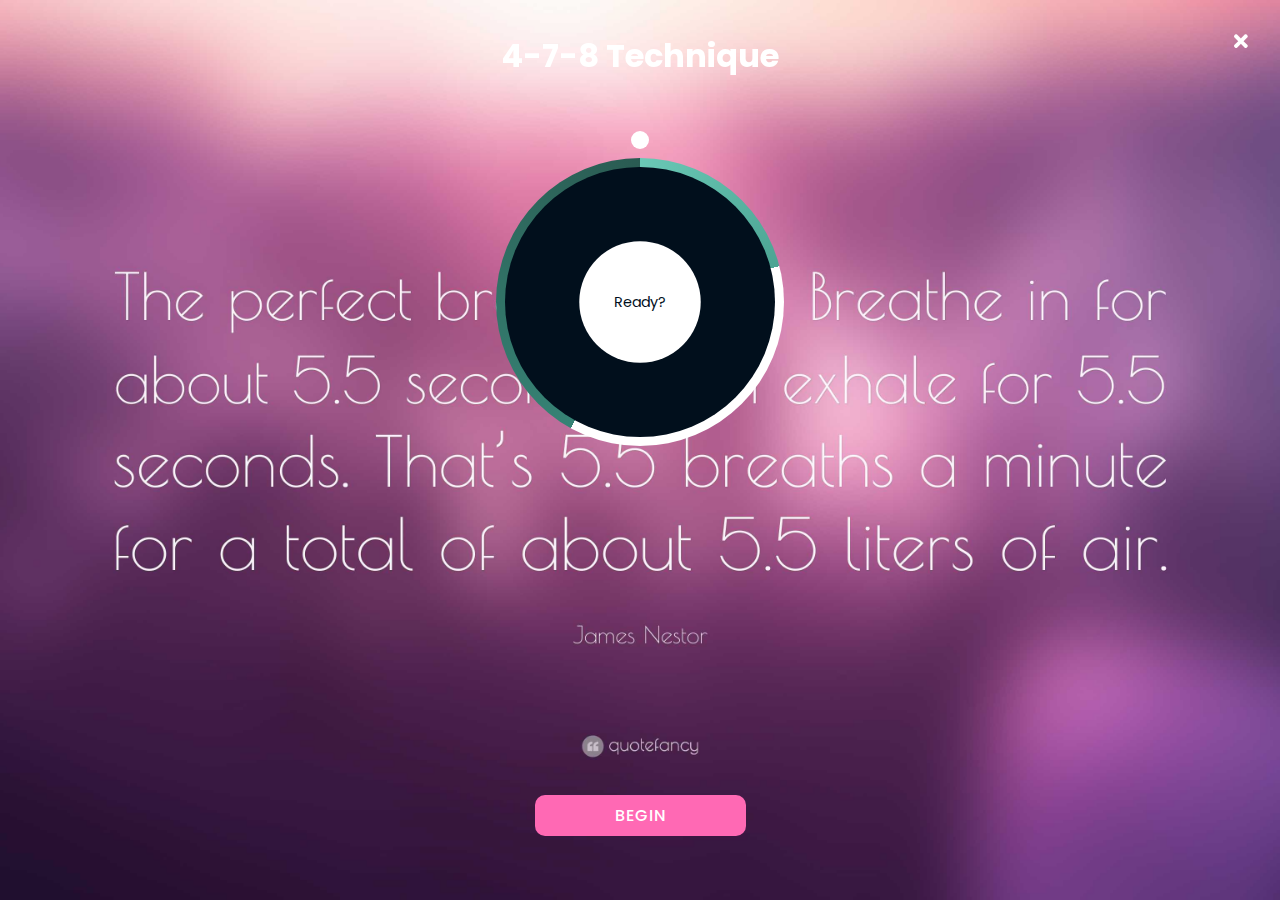
<file: meditation/html/4-7-8-breathing.html>
<!DOCTYPE html>
<html lang="en">
  <head>
    <meta charset="UTF-8" />
    <meta http-equiv="X-UA-Compatible" content="IE=edge" />
    <meta name="viewport" content="width=device-width, initial-scale=1.0" />
    <link rel="preconnect" href="https://fonts.gstatic.com" />
    <link
      href="https://fonts.googleapis.com/css2?family=Poppins:wght@400;500;600&display=swap"
      rel="stylesheet"
    />
    <link
      rel="stylesheet"
      href="https://cdnjs.cloudflare.com/ajax/libs/font-awesome/5.15.2/css/all.min.css"
    />
    <link rel="stylesheet" href="../styles.css" />
    <link rel="icon" type="image/png" sizes="32x32" href="./assets/img/buddha-meditating-monk-meditating-buddhist-monk-giving-a-feeling-of-connection-with-the-universe-buddhist-meditation-indian-tibetan-monk-lama-monk-chanting-mantras-mandala-art-png.webp" />
    <title>Meditation | 4-7-8 Technique</title>
  </head>
  <body id="relax-body">
    <div class="preload">
      <p class="text-loader">take a deep breath</p>
      <span></span>
      <span></span>
      <span></span>
      <span></span>
    </div>
    <!-- deep breathing -->
    <div class="four-breathing" id="four-breathing">
      <h1 class="breath-title">4-7-8 Technique</h1>
      <a class="btn" href="./relax.html">
        <i class="fas fa-times exit-relax btnExit"></i
      ></a>
      <div class="four-container" id="four-container">
        <div class="circle-four"></div>
        <div class="animate-circle" id="animate-circle"></div>
        <p id="four-text">Ready?</p>
        <div class="pointer-container-four">
          <span class="pointer-four"></span>
        </div>
        <div class="gradient-circle-four"></div>
      </div>

      <button class="start-technique-btn">Begin</button>
    </div>

    <script src="../Javascript/four-seven-eight.js"></script>
  </body>
</html>
</file>
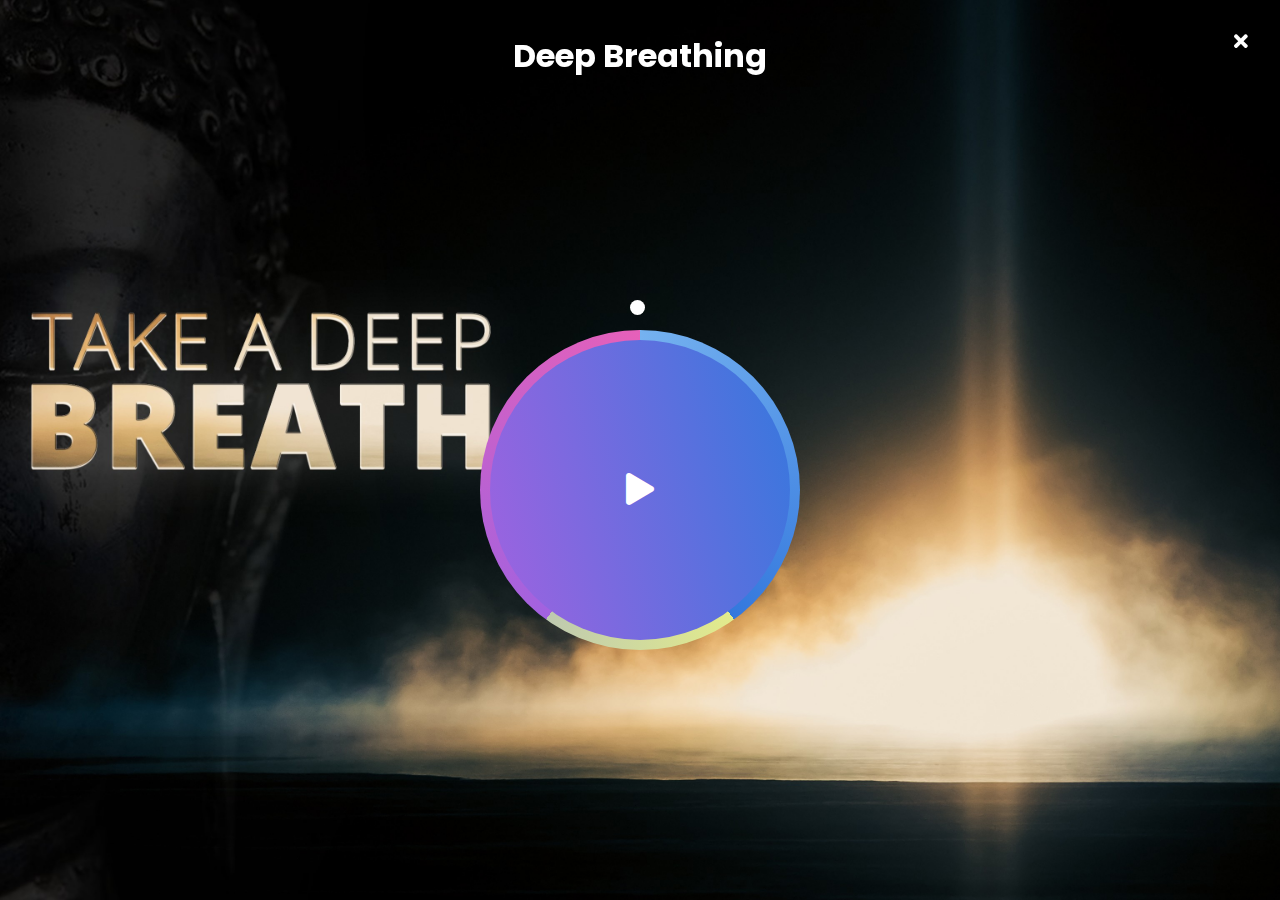
<file: meditation/html/breathing.html>
<!DOCTYPE html>
<html lang="en">
  <head>
    <meta charset="UTF-8" />
    <meta http-equiv="X-UA-Compatible" content="IE=edge" />
    <meta name="viewport" content="width=device-width, initial-scale=1.0" />
    <link rel="preconnect" href="https://fonts.gstatic.com" />
    <link
      href="https://fonts.googleapis.com/css2?family=Poppins:wght@400;500;600&display=swap"
      rel="stylesheet"
    />
    <link
      rel="stylesheet"
      href="https://cdnjs.cloudflare.com/ajax/libs/font-awesome/5.15.2/css/all.min.css"
    />
    <link rel="stylesheet" href="../styles.css" />
    <link rel="icon" type="image/png" sizes="32x32" href="./assets/img/buddha-meditating-monk-meditating-buddhist-monk-giving-a-feeling-of-connection-with-the-universe-buddhist-meditation-indian-tibetan-monk-lama-monk-chanting-mantras-mandala-art-png.webp" />
    <title>Meditation | Deep Breathing</title>
  </head>
  <body id="relax-body">
    <div class="preload">
      <p class="text-loader">take a deep breath</p>
      <span></span>
      <span></span>
      <span></span>
      <span></span>
    </div>
    <!-- deep breathing -->
    <div class="relax-container" id="deep-breathing">
      <h1 class="breath-title">Deep Breathing</h1>
      <a class="btn" href="./relax.html">
        <i class="fas fa-times exit-relax btnExit"></i
      ></a>
      <div class="relaxer-container" id="relaxer-container">
        <div class="circle"></div>
        <p id="relax-text"><i class="fas fa-play fa-2x startBreathe"></i></p>
        <div class="pointer-container">
          <span class="pointer"></span>
        </div>
        <div class="gradient-circle"></div>
      </div>
    </div>

    <script src="../Javascript/breathe.js"></script>
  </body>
</html>
</file>
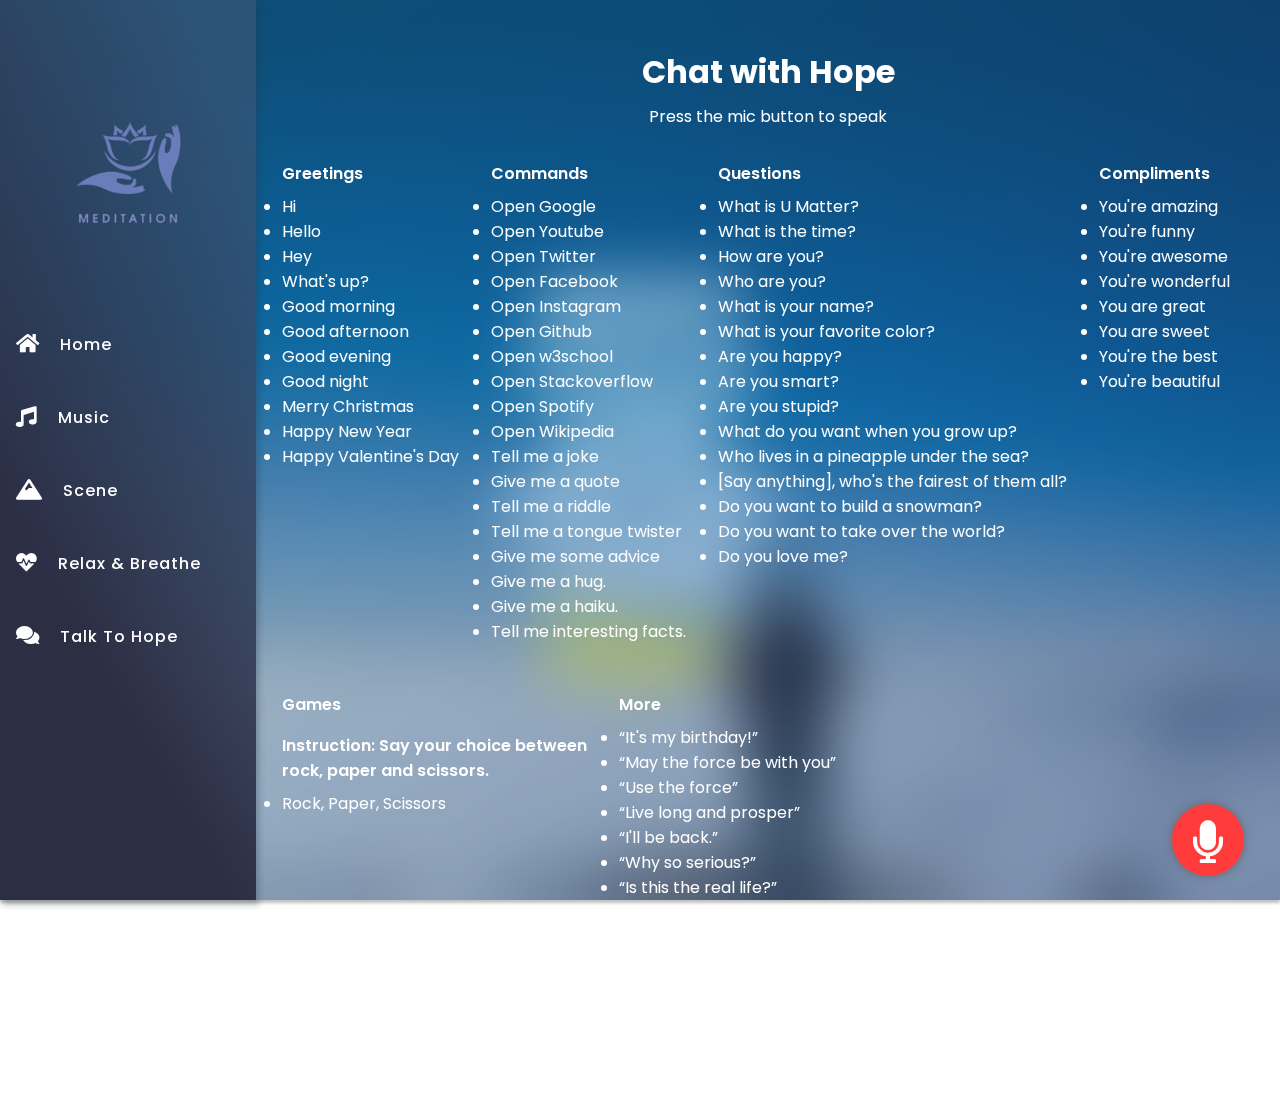
<file: meditation/html/hope.html>
<!DOCTYPE html>
<html lang="en">
  <head>
    <meta charset="UTF-8" />
    <meta http-equiv="X-UA-Compatible" content="IE=edge" />
    <meta name="viewport" content="width=device-width, initial-scale=1.0" />
    <link rel="preconnect" href="https://fonts.gstatic.com" />
    <link
      href="https://fonts.googleapis.com/css2?family=Poppins:wght@400;500;600&display=swap"
      rel="stylesheet"
    />
    <link
      rel="stylesheet"
      href="https://cdnjs.cloudflare.com/ajax/libs/font-awesome/5.15.2/css/all.min.css"
    />
    <link rel="stylesheet" href="../styles.css" />
    <link rel="icon" type="image/png" sizes="32x32" href="./assets/img/buddha-meditating-monk-meditating-buddhist-monk-giving-a-feeling-of-connection-with-the-universe-buddhist-meditation-indian-tibetan-monk-lama-monk-chanting-mantras-mandala-art-png.webp" />
    <title>meditation | Talk to Hope</title>
  </head>
  <body id="hope-body">
    <div class="preload">
      <p class="text-loader">take a deep breath</p>
      <span></span>
      <span></span>
      <span></span>
      <span></span>
    </div>
    <nav class="nav-bar">
      <nav class="nav">
        <img src="../assets/img/yoga1.jpg" alt="" class="logo" />
        <ul class="nav-links">
          <a href="../index.html" class="nav-link">
            <i class="fas fa-home nav-icon"></i>
            <span class="nav-text">Home</span>
          </a>

          <a href="./music.html" class="nav-link">
            <i class="fas fa-music nav-icon"></i>
            <span class="nav-text">Music</span>
          </a>

          <a href="./scene.html" class="nav-link">
            <i class="fas fa-mountain nav-icon"></i>
            <span class="nav-text">Scene</span>
          </a>

          <a href="./relax.html" class="nav-link">
            <i class="fas fa-heartbeat nav-icon"></i>
            <span class="nav-text">Relax & Breathe</span>
          </a>

          <a href="./hope.html" class="nav-link active">
            <i class="fas fa-comments nav-icon"></i>
            <span class="nav-text">Talk To Hope</span>
          </a>
        </ul>
      </nav>
    </nav>
    <!-- mobile-header -->
    <header class="header mobile-music-header">
      <!-- mobile logo -->
      <div class="mobile-logo">
        <img src="../assets/img/yoga1.jpg" alt="" />
      </div>
      <!-- menu -->
      <div class="menu">
        <div class="line line1"></div>
        <div class="line line2"></div>
        <div class="line line3"></div>
      </div>
    </header>
    <!-- mobile nav -->
    <nav class="mobile-nav">
      <ul class="mobile-nav-links">
        <a href="../index.html" class="mobile-nav-link">
          <i class="fas fa-home mobile-nav-icon"></i>
          <span class="mobile-nav-text">Home</span>
        </a>

        <a href="./music.html" class="mobile-nav-link">
          <i class="fas fa-music mobile-nav-icon"></i>

          <span class="mobile-nav-text">Music</span>
        </a>

        <a href="./scene.html" class="mobile-nav-link">
          <i class="fas fa-mountain mobile-nav-icon"></i>
          <span class="mobile-nav-text">Scene</span>
        </a>

        <a href="./relax.html" class="mobile-nav-link">
          <i class="fas fa-heartbeat mobile-nav-icon"></i>
          <span class="mobile-nav-text">Relax & Breathe</span>
        </a>

        <a href="./hope.html" class="mobile-nav-link mobile-active">
          <i class="fas fa-comments mobile-nav-icon"></i>
          <span class="mobile-nav-text">Talk To Hope</span>
        </a>
      </ul>
    </nav>

    <!-- mobile-bottom-menu -->
    <nav class="mobile-b-nav">
      <ul class="mobile-b-nav-links">
        <a href="../index.html" class="mobile-b-nav-link">
          <i class="fas fa-home mobile-b-icon"></i>
        </a>
        <a href="./music.html" class="mobile-b-nav-link">
          <i class="fas fa-music mobile-b-icon"></i>
        </a>

        <a href="./scene.html" class="mobile-b-nav-link">
          <i class="fas fa-mountain mobile-b-icon"></i>
        </a>

        <a href="./relax.html" class="mobile-b-nav-link">
          <i class="fas fa-heartbeat mobile-b-icon"></i>
        </a>

        <a href="./hope.html" class="mobile-b-nav-link">
          <i class="fas fa-comments mobile-b-icon mobile-b-active"></i>
        </a>
      </ul>
    </nav>

    <!-- content -->
    <div class="content hope">
      <header class="hope-header"><h1>Chat with Hope</h1></header>
      <section class="hope-content">
        <p class="show-command">Say "Show all commands." to see commands.</p>
        <div class="skill-list-container">
          <p class="press-to-speak-title">Press the mic button to speak</p>

          <div class="skill-list">
            <ul>
              <p>Greetings</p>
              <li>Hi</li>
              <li>Hello</li>
              <li>Hey</li>
              <li>What's up?</li>
              <li>Good morning</li>
              <li>Good afternoon</li>
              <li>Good evening</li>
              <li>Good night</li>
              <li>Merry Christmas</li>
              <li>Happy New Year</li>
              <li>Happy Valentine's Day</li>
            </ul>
            <ul>
              <p>Commands</p>
              <li>Open Google</li>
              <li>Open Youtube</li>
              <li>Open Twitter</li>
              <li>Open Facebook</li>
              <li>Open Instagram</li>
              <li>Open Github</li>
              <li>Open w3school</li>
              <li>Open Stackoverflow</li>
              <li>Open Spotify</li>
              <li>Open Wikipedia</li>
              <li>Tell me a joke</li>
              <li>Give me a quote</li>
              <li>Tell me a riddle</li>
              <li>Tell me a tongue twister</li>
              <li>Give me some advice</li>
              <li>Give me a hug.</li>
              <li>Give me a haiku.</li>
              <li>Tell me interesting facts.</li>
            </ul>

            <ul>
              <p>Questions</p>
              <li>What is U Matter?</li>
              <li>What is the time?</li>
              <li>How are you?</li>
              <li>Who are you?</li>
              <li>What is your name?</li>
              <li>What is your favorite color?</li>
              <li>Are you happy?</li>
              <li>Are you smart?</li>
              <li>Are you stupid?</li>
              <li>What do you want when you grow up?</li>
              <li>Who lives in a pineapple under the sea?</li>
              <li>[Say anything], who's the fairest of them all?</li>
              <li>Do you want to build a snowman?</li>
              <li>Do you want to take over the world?</li>
              <li>Do you love me?</li>
            </ul>
            <ul>
              <p>Compliments</p>
              <li>You're amazing</li>
              <li>You're funny</li>
              <li>You're awesome</li>
              <li>You're wonderful</li>
              <li>You are great</li>
              <li>You are sweet</li>
              <li>You're the best</li>
              <li>You're beautiful</li>
            </ul>

            <ul>
              <p>Games</p>
              <p>
                Instruction: Say your choice between <br />
                rock, paper and scissors.
              </p>
              <li>Rock, Paper, Scissors</li>
            </ul>
            <ul>
              <p>More</p>
              <li>“It's my birthday!”</li>
              <li>“May the force be with you”</li>
              <li>“Use the force”</li>
              <li>“Live long and prosper”</li>
              <li>“I'll be back.”</li>
              <li>“Why so serious?”</li>
              <li>“Is this the real life?”</li>
              <li>“Never gonna give you up”</li>
              <li>“See you later alligator”</li>
              <li>“Roses are red, violets are blue”</li>
              <li>“Knock knock”</li>
              <li>“Mic test”</li>
              <li>“I'm sad”</li>
              <li>“Marco”</li>
            </ul>
          </div>
        </div>
        <div class="chatarea-main">
          <div class="chatarea-outer"></div>
        </div>
      </section>
      <button id="mic"><i class="fas fa-microphone"></i></button>
    </div>
    <script src="../Javascript/hope.js"></script>
  </body>
</html>
</file>
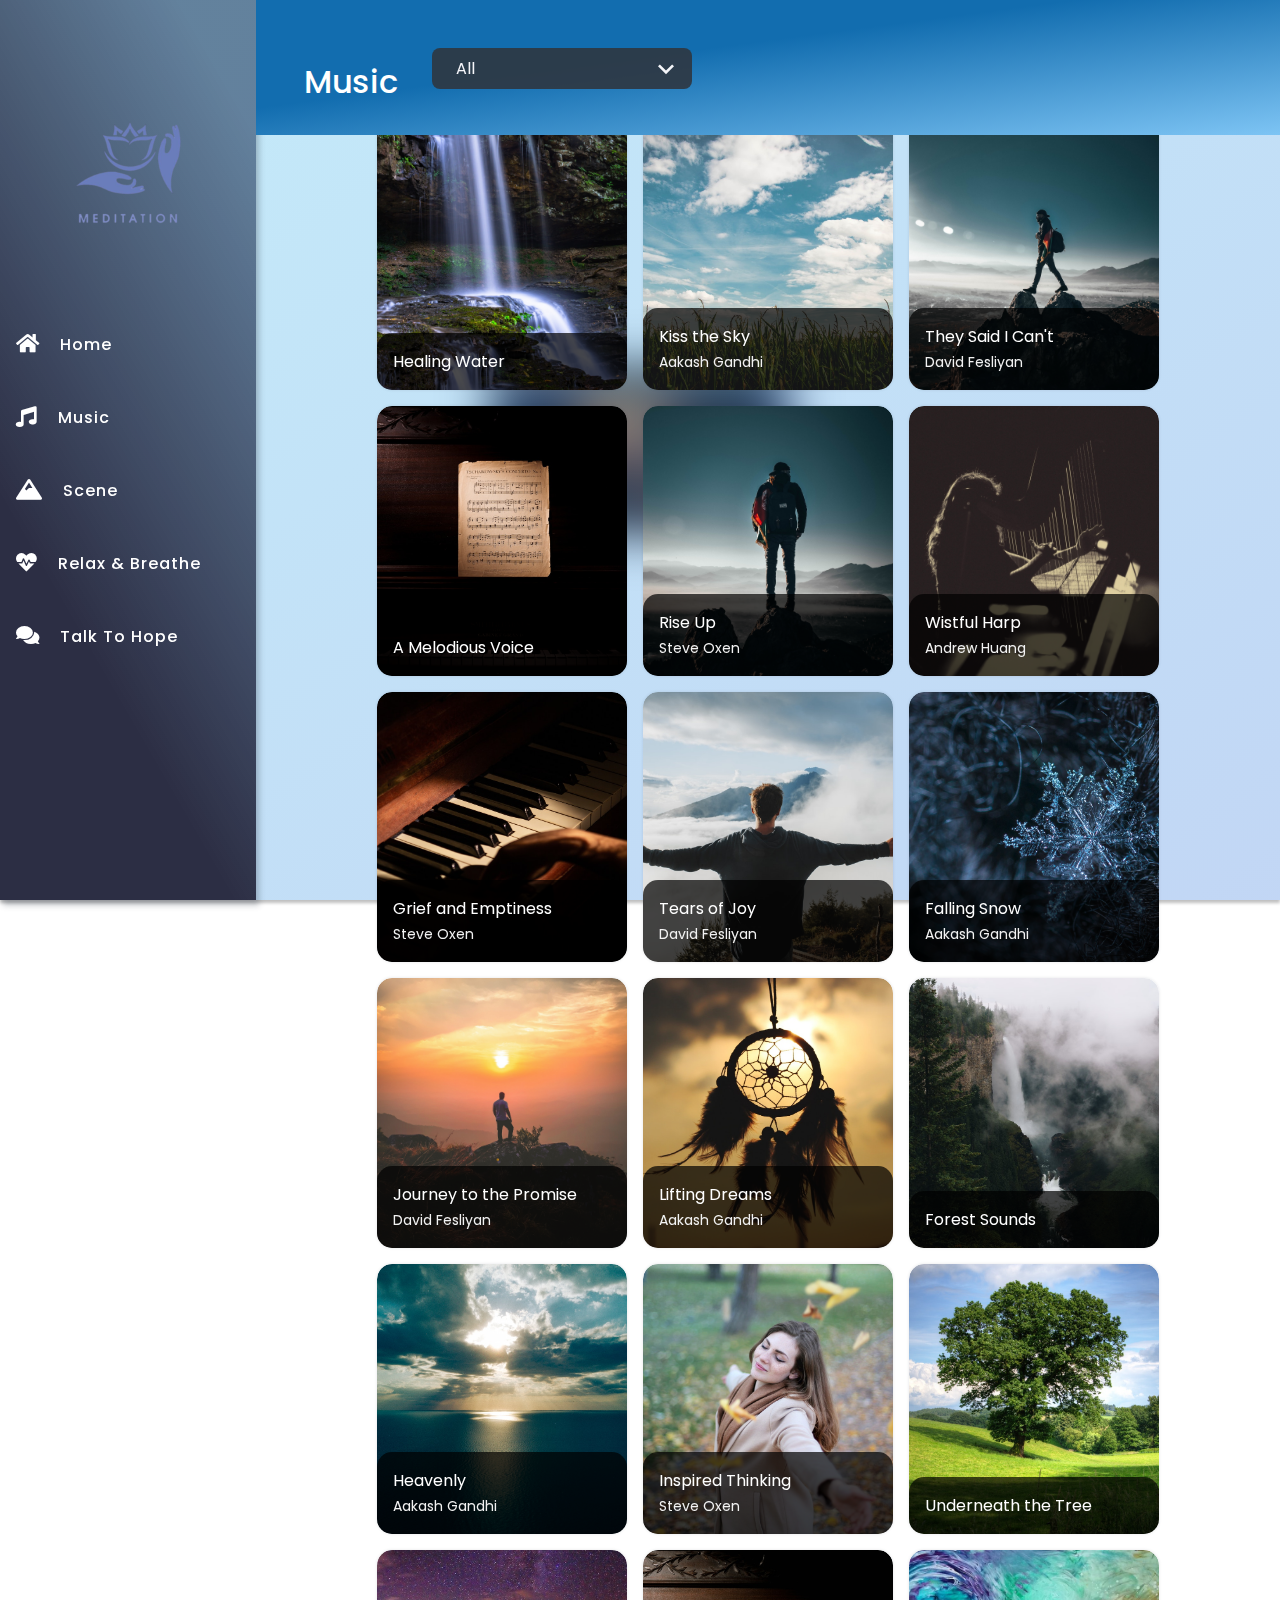
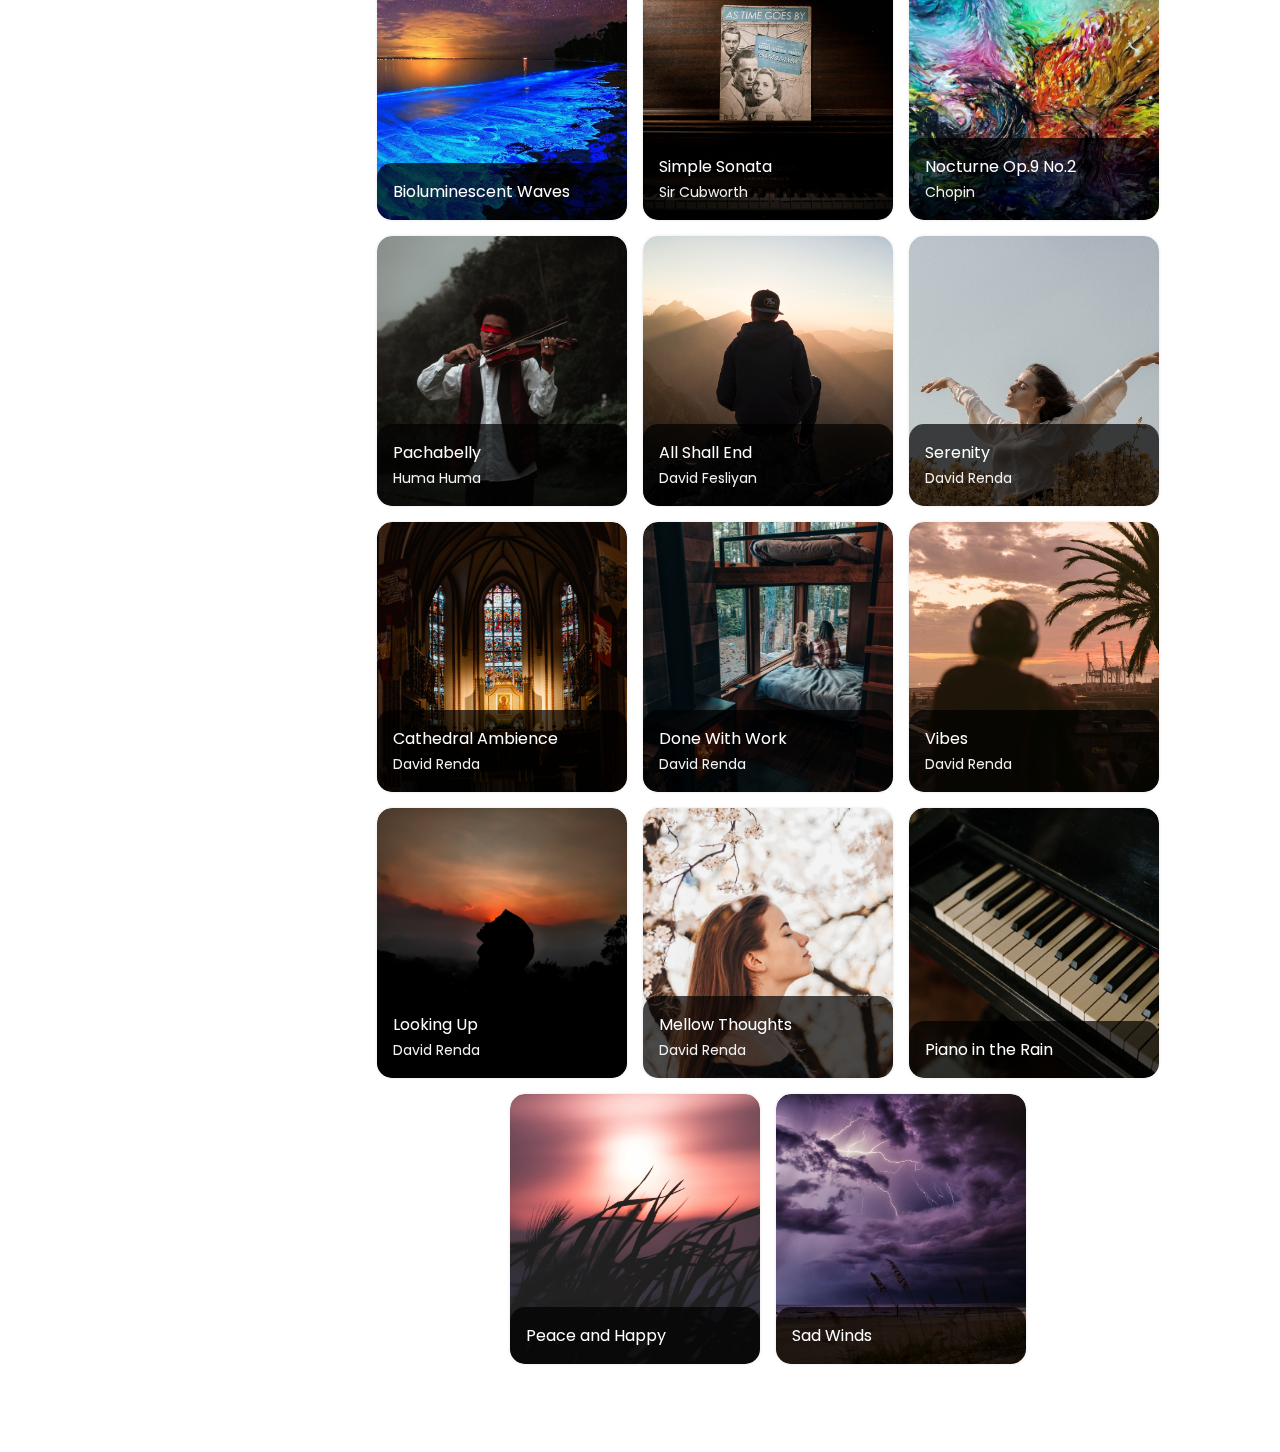
<file: meditation/html/music.html>
<!DOCTYPE html>
<html lang="en">
  <head>
    <meta charset="UTF-8" />
    <meta http-equiv="X-UA-Compatible" content="IE=edge" />
    <meta name="viewport" content="width=device-width, initial-scale=1.0" />
    <link rel="preconnect" href="https://fonts.gstatic.com" />
    <link
      href="https://fonts.googleapis.com/css2?family=Poppins:wght@400;500;600&display=swap"
      rel="stylesheet"
    />
    <link
      rel="stylesheet"
      href="https://cdnjs.cloudflare.com/ajax/libs/font-awesome/5.15.2/css/all.min.css"
    />
    <link rel="stylesheet" href="../styles.css" />
    <link rel="icon" type="image/png" sizes="32x32" href="./assets/img/buddha-meditating-monk-meditating-buddhist-monk-giving-a-feeling-of-connection-with-the-universe-buddhist-meditation-indian-tibetan-monk-lama-monk-chanting-mantras-mandala-art-png.webp" />
    <title>meditation | Music</title>
  </head>
  <body id="music-body">
    <div class="preload">
      <p class="text-loader">take a deep breath</p>
      <span></span>
      <span></span>
      <span></span>
      <span></span>
    </div>
    <nav class="nav-bar">
      <nav class="nav">
        <img src="../assets/img/yoga1.jpg" alt="" class="logo" />
        <ul class="nav-links">
          <a href="../index.html" class="nav-link">
            <i class="fas fa-home nav-icon"></i>
            <span class="nav-text">Home</span>
          </a>

          <a href="./music.html" class="nav-link active">
            <i class="fas fa-music nav-icon"></i>
            <span class="nav-text">Music</span>
          </a>

          <a href="./scene.html" class="nav-link">
            <i class="fas fa-mountain nav-icon"></i>
            <span class="nav-text">Scene</span>
          </a>

          <a href="./relax.html" class="nav-link">
            <i class="fas fa-heartbeat nav-icon"></i>
            <span class="nav-text">Relax & Breathe</span>
          </a>

          <a href="./hope.html" class="nav-link">
            <i class="fas fa-comments nav-icon"></i>
            <span class="nav-text">Talk To Hope</span>
          </a>
        </ul>
      </nav>
    </nav>
    <!-- mobile-header -->
    <header class="header mobile-music-header">
      <!-- mobile logo -->
      <div class="mobile-logo">
        <img src="../assets/img/yoga1.jpg" alt="" />
      </div>
      <!-- menu -->
      <div class="menu">
        <div class="line line1"></div>
        <div class="line line2"></div>
        <div class="line line3"></div>
      </div>
    </header>
    <!-- mobile nav -->
    <nav class="mobile-nav">
      <ul class="mobile-nav-links">
        <a href="../index.html" class="mobile-nav-link">
          <i class="fas fa-home mobile-nav-icon"></i>
          <span class="mobile-nav-text">Home</span>
        </a>

        <a href="./music.html" class="mobile-nav-link mobile-active">
          <i class="fas fa-music mobile-nav-icon"></i>

          <span class="mobile-nav-text">Music</span>
        </a>

        <a href="./scene.html" class="mobile-nav-link">
          <i class="fas fa-mountain mobile-nav-icon"></i>
          <span class="mobile-nav-text">Scene</span>
        </a>

        <a href="./relax.html" class="mobile-nav-link">
          <i class="fas fa-heartbeat mobile-nav-icon"></i>
          <span class="mobile-nav-text">Relax & Breathe</span>
        </a>

        <a href="./hope.html" class="mobile-nav-link">
          <i class="fas fa-comments mobile-nav-icon"></i>
          <span class="mobile-nav-text">Talk To Hope</span>
        </a>
      </ul>
    </nav>

    <!-- mobile-bottom-menu -->
    <nav class="mobile-b-nav">
      <ul class="mobile-b-nav-links">
        <a href="../index.html" class="mobile-b-nav-link">
          <i class="fas fa-home mobile-b-icon"></i>
        </a>
        <a href="./music.html" class="mobile-b-nav-link">
          <i class="fas fa-music mobile-b-icon mobile-b-active"></i>
        </a>

        <a href="./scene.html" class="mobile-b-nav-link">
          <i class="fas fa-mountain mobile-b-icon"></i>
        </a>

        <a href="./relax.html" class="mobile-b-nav-link">
          <i class="fas fa-heartbeat mobile-b-icon"></i>
        </a>

        <a href="./hope.html" class="mobile-b-nav-link">
          <i class="fas fa-comments mobile-b-icon"></i>
        </a>
      </ul>
    </nav>

    <!-- content -->

    <div class="content music">
      <!-- header start -->
      <div class="main-header">
        <h1 class="main-titles music-title-page">Music</h1>
        <div class="filter-button-container">
          <button
            class="filter-button filter-item filter-button-active"
            data-name="all"
          >
            <span class="filter-item" data-name="all">All</span>
          </button>

          <button class="filter-button filter-item" data-name="nature-melodies">
            <span class="filter-item" data-name="nature-melodies"
              >Nature Melodies</span
            >
          </button>

          <button
            class="filter-button filter-item"
            data-name="nature-instument"
          >
            <span class="filter-item" data-name="nature-instument"
              >Nature Instument</span
            >
          </button>
          <button class="filter-button filter-item" data-name="classical">
            <span class="filter-item" data-name="classical"
              >Classical Music</span
            >
          </button>
          <button class="filter-button filter-item" data-name="instrumental">
            <span class="filter-item" data-name="instrumental"
              >Instumental</span
            >
          </button>
          <button class="filter-button filter-item" data-name="lofi">
            <span class="filter-item" data-name="lofi">Lofi</span>
          </button>
          <button class="filter-button filter-item" data-name="motivating">
            <span class="filter-item" data-name="motivating">Motivating</span>
          </button>
          <button class="filter-button filter-item" data-name="ambient">
            <span class="filter-item" data-name="ambient">Ambient</span>
          </button>
        </div>
      </div>

      <!-- select box -->
      <div class="select-box">
        <div class="options-container category-container">
          <div class="option music-category" data-name="all">
            <input
              type="radio"
              class="radio music-category"
              id="all"
              name="category"
              data-name="all"
            />
            <label for="all">All</label>
          </div>

          <div class="option music-category" data-name="nature-melodies">
            <input
              type="radio"
              class="radio music-category"
              id="nature-melodies"
              name="category"
              data-name="nature-melodies"
            />
            <label for="nature-melodies">Nature Melodies</label>
          </div>

          <div class="option music-category" data-name="nature-instument">
            <input
              type="radio"
              class="radio music-category"
              id="nature-instument"
              name="category"
              data-name="nature-instument"
            />

            <label for="nature-instument">Nature and Instrument</label>
          </div>

          <div class="option music-category" data-name="classical">
            <input
              type="radio"
              class="radio music-category"
              id="classical"
              name="category"
              data-name="classical"
            />
            <label for="classical">Classical Music</label>
          </div>

          <div class="option music-category" data-name="instrumental">
            <input
              type="radio"
              class="radio music-category"
              id="instrumental"
              name="category"
              data-name="instrumental"
            />
            <label for="instrumental">Instrumental</label>
          </div>

          <div class="option music-category" data-name="lofi">
            <input
              type="radio"
              class="radio music-category"
              id="lofi"
              name="category"
              data-name="lofi"
            />
            <label for="lofi">Lofi</label>
          </div>

          <div class="option music-category" data-name="motivating">
            <input
              type="radio"
              class="radio music-category"
              id="motivating"
              name="category"
              data-name="motivating"
            />
            <label for="motivating">Motivating</label>
          </div>

          <div class="option music-category" data-name="ambient">
            <input
              type="radio"
              class="radio music-category"
              id="ambient"
              name="category"
              data-name="ambient"
            />
            <label for="ambient">Ambient</label>
          </div>
        </div>

        <div class="selected">All</div>
      </div>
      <!-- filter -->

      <!-- music-card -->
      <div class="music-card-container" id="music-container">
        <div class="music-box">
          <audio class="song">
            <source src="../assets/music/nature-instrument/Healing Water.mp3" />
          </audio>

          <!-- instrumental, nature instrument and motivating-->
          <div
            class="music-content music-mobile-content"
            data-name="nature-instument"
          >
            <div
              class="music-img"
              id="play"
              data-sound="../assets/music/nature-instrument/Healing Water.mp3"
            >
              <img
                src="../assets/music-images/nature-instrument/healing water.jpg"
                alt=""
              />
            </div>
            <div class="music-title"><span>Healing Water</span></div>
          </div>

          <div
            class="music-content music-mobile-content"
            data-name="instrumental"
          >
            <div
              class="music-img"
              id="play"
              data-sound="../assets/music/instrumental/Aakash Gandhi - Kiss the Sky.mp3"
            >
              <img
                src="../assets/music-images/instrumental/kiss the sky.jpg"
                alt=""
              />
            </div>
            <div class="music-title">
              <span>Kiss the Sky</span><br />
              <span class="artist">Aakash Gandhi</span>
            </div>
          </div>

          <div
            class="music-content music-mobile-content"
            data-name="motivating"
          >
            <div
              class="music-img"
              id="play"
              data-sound="../assets/music/motivating/they-said-i-cant.mp3"
            >
              <img
                src="../assets/music-images/motivating/they say i can't.jpg"
                alt=""
              />
            </div>
            <div class="music-title">
              <span>They Said I Can't</span><br />
              <span class="artist">David Fesliyan</span>
            </div>
          </div>

          <div
            class="music-content music-mobile-content"
            data-name="nature-instument"
          >
            <div
              class="music-img"
              id="play"
              data-sound="../assets/music/nature-instrument/a melodious voice.mp3"
            >
              <img
                src="../assets/music-images/nature-instrument/a melodious voice.jpg"
                alt=""
              />
            </div>
            <div class="music-title"><span>A Melodious Voice</span></div>
          </div>

          <div
            class="music-content music-mobile-content"
            data-name="motivating"
          >
            <div
              class="music-img"
              id="play"
              data-sound="../assets/music/motivating/rise-up.mp3"
            >
              <img src="../assets/music-images/motivating/rise up.jpg" alt="" />
            </div>
            <div class="music-title">
              <span>Rise Up</span><br />
              <span class="artist">Steve Oxen</span>
            </div>
          </div>

          <div
            class="music-content music-mobile-content"
            data-name="instrumental"
          >
            <div
              class="music-img"
              id="play"
              data-sound="../assets/music/instrumental/wistful-harp.mp3"
            >
              <img
                src="../assets/music-images/instrumental/wistful harp.jpg"
                alt=""
              />
            </div>
            <div class="music-title">
              <span>Wistful Harp</span><br />
              <span class="artist">Andrew Huang</span>
            </div>
          </div>

          <div
            class="music-content music-mobile-content"
            data-name="instrumental"
          >
            <div
              class="music-img"
              id="play"
              data-sound="../assets/music/instrumental/grief-and-emptiness.mp3"
            >
              <img
                src="../assets/music-images/instrumental/grief and emptiness.jpg"
                alt=""
              />
            </div>
            <div class="music-title">
              <span>Grief and Emptiness</span><br />
              <span class="artist">Steve Oxen</span>
            </div>
          </div>

          <div
            class="music-content music-mobile-content"
            data-name="motivating"
          >
            <div
              class="music-img"
              id="play"
              data-sound="../assets/music/motivating/tears-of-joy.mp3"
            >
              <img
                src="../assets/music-images/motivating/tears of joy.jpg"
                alt=""
              />
            </div>
            <div class="music-title">
              <span>Tears of Joy</span><br />
              <span class="artist">David Fesliyan</span>
            </div>
          </div>

          <div
            class="music-content music-mobile-content"
            data-name="instrumental"
          >
            <div
              class="music-img"
              id="play"
              data-sound="../assets/music/instrumental/Aakash Gandhi - Falling Snow.mp3"
            >
              <img
                src="../assets/music-images/instrumental/falling snow.jpg"
                alt=""
              />
            </div>
            <div class="music-title">
              <span>Falling Snow</span><br />
              <span class="artist">Aakash Gandhi</span>
            </div>
          </div>

          <div
            class="music-content music-mobile-content"
            data-name="motivating"
          >
            <div
              class="music-img"
              id="play"
              data-sound="../assets/music/motivating/journey-to-the-promise.mp3"
            >
              <img
                src="../assets/music-images/motivating/journey to the promise.jpg"
                alt=""
              />
            </div>
            <div class="music-title">
              <span>Journey to the Promise</span><br />
              <span class="artist">David Fesliyan</span>
            </div>
          </div>

          <div
            class="music-content music-mobile-content"
            data-name="instrumental"
          >
            <div
              class="music-img"
              id="play"
              data-sound="../assets/music/instrumental/Aakash Gandhi - Lifting Dreams.mp3"
            >
              <img
                src="../assets/music-images/instrumental/lifting dreams.jpg"
                alt=""
              />
            </div>
            <div class="music-title">
              <span>Lifting Dreams</span><br />
              <span class="artist">Aakash Gandhi</span>
            </div>
          </div>

          <div
            class="music-content music-mobile-content"
            data-name="nature-melodies"
          >
            <div
              class="music-img"
              id="play"
              data-sound="../assets/music/nature-melodies/forest sound.mp3"
            >
              <img
                src="../assets/music-images/nature-melodies/forest.jpg"
                alt=""
              />
            </div>
            <div class="music-title"><span>Forest Sounds </span><br /></div>
          </div>

          <div
            class="music-content music-mobile-content"
            data-name="instrumental"
          >
            <div
              class="music-img"
              id="play"
              data-sound="../assets/music/instrumental/Aakash Gandhi - Heavenly.mp3"
            >
              <img
                src="../assets/music-images/instrumental/heavenly.jpg"
                alt=""
              />
            </div>
            <div class="music-title">
              <span>Heavenly</span><br />
              <span class="artist">Aakash Gandhi</span>
            </div>
          </div>

          <div
            class="music-content music-mobile-content"
            data-name="motivating"
          >
            <div
              class="music-img"
              id="play"
              data-sound="../assets/music/motivating/inspired-thinking.mp3"
            >
              <img
                src="../assets/music-images/motivating/inspired thinking.jpg"
                alt=""
              />
            </div>
            <div class="music-title">
              <span>Inspired Thinking</span><br />
              <span class="artist">Steve Oxen</span>
            </div>
          </div>

          <div
            class="music-content music-mobile-content"
            data-name="nature-melodies"
          >
            <div
              class="music-img"
              id="play"
              data-sound="../assets/music/nature-melodies/trees.mp3"
            >
              <img
                src="../assets/music-images/nature-melodies/trees.jpg"
                alt=""
              />
            </div>
            <div class="music-title">
              <span>Underneath the Tree</span><br />
            </div>
          </div>

          <div
            class="music-content music-mobile-content"
            data-name="nature-melodies"
          >
            <div
              class="music-img"
              id="play"
              data-sound="../assets/music/nature-melodies/bioluminescent-waves.mp3"
            >
              <img
                src="../assets/music-images/nature-melodies/bioluminescent-waves.jpg"
                alt=""
              />
            </div>
            <div class="music-title">
              <span>Bioluminescent Waves</span><br />
            </div>
          </div>

          <div
            class="music-content music-mobile-content"
            data-name="instrumental"
          >
            <div
              class="music-img"
              id="play"
              data-sound="../assets/music/instrumental/Simple Sonata - Sir Cubworth.mp3"
            >
              <img
                src="../assets/music-images/instrumental/simple sonata.jpg"
                alt=""
              />
            </div>
            <div class="music-title">
              <span>Simple Sonata</span><br />
              <span class="artist">Sir Cubworth</span>
            </div>
          </div>

          <!-- classical -->
          <div class="music-content music-mobile-content" data-name="classical">
            <div
              class="music-img"
              id="play"
              data-sound="../assets/music/classical/Nocturne Op.9 No.2.mp3"
            >
              <img
                src="../assets/music-images/classical/nocturne op9 no2.jpg"
                alt=""
              />
            </div>
            <div class="music-title">
              <span>Nocturne Op.9 No.2</span><br />
              <span class="artist">Chopin</span>
            </div>
          </div>

          <div class="music-content music-mobile-content" data-name="classical">
            <div
              class="music-img"
              id="play"
              data-sound="../assets/music/classical/pachabelly.mp3"
            >
              <img
                src="../assets/music-images/classical/pachabelly.jpg"
                alt=""
              />
            </div>
            <div class="music-title">
              <span>Pachabelly</span><br />
              <span class="artist">Huma Huma</span>
            </div>
          </div>
          <!--ambient-->
          <div class="music-content music-mobile-content" data-name="ambient">
            <div
              class="music-img"
              id="play"
              data-sound="../assets/music/ambient/all-shall-end.mp3"
            >
              <img
                src="../assets/music-images/ambient/all shall end.jpg"
                alt=""
              />
            </div>
            <div class="music-title">
              <span>All Shall End</span><br />
              <span class="artist">David Fesliyan</span>
            </div>
          </div>

          <div class="music-content music-mobile-content" data-name="ambient">
            <div
              class="music-img"
              id="play"
              data-sound="../assets/music/ambient/serenity.mp3"
            >
              <img src="../assets/music-images/ambient/serenity.jpg" alt="" />
            </div>
            <div class="music-title">
              <span>Serenity</span><br />
              <span class="artist">David Renda</span>
            </div>
          </div>

          <div class="music-content music-mobile-content" data-name="ambient">
            <div
              class="music-img"
              id="play"
              data-sound="../assets/music/ambient/cathedral-ambience.mp3"
            >
              <img src="../assets/music-images/ambient/cathedral.jpg" alt="" />
            </div>
            <div class="music-title">
              <span>Cathedral Ambience</span><br />
              <span class="artist">David Renda</span>
            </div>
          </div>

          <!-- lofi-->
          <div class="music-content music-mobile-content" data-name="lofi">
            <div
              class="music-img"
              id="play"
              data-sound="../assets/music/lofi/done-with-work.mp3"
            >
              <img src="../assets/music-images/lofi/done with work.jpg" alt="" />
            </div>
            <div class="music-title">
              <span>Done With Work</span><br />
              <span class="artist">David Renda</span>
            </div>
          </div>

          <div class="music-content music-mobile-content" data-name="lofi">
            <div
              class="music-img"
              id="play"
              data-sound="../assets/music/lofi/vibes.mp3"
            >
              <img src="../assets/music-images/lofi/vibe.jpg" alt="" />
            </div>
            <div class="music-title">
              <span>Vibes</span><br />
              <span class="artist">David Renda</span>
            </div>
          </div>

          <div class="music-content music-mobile-content" data-name="lofi">
            <div
              class="music-img"
              id="play"
              data-sound="../assets/music/lofi/looking-up.mp3"
            >
              <img src="../assets/music-images/lofi/looking up.jpg" alt="" />
            </div>
            <div class="music-title">
              <span>Looking Up</span><br />
              <span class="artist">David Renda</span>
            </div>
          </div>

          <div class="music-content music-mobile-content" data-name="lofi">
            <div
              class="music-img"
              id="play"
              data-sound="../assets/music/lofi/mellow-thoughts.mp3"
            >
              <img
                src="../assets/music-images/lofi/mellow thoughts.jpg"
                alt=""
              />
            </div>
            <div class="music-title">
              <span>Mellow Thoughts</span><br />
              <span class="artist">David Renda</span>
            </div>
          </div>

          <!--nature instrument-->
          <div
            class="music-content music-mobile-content"
            data-name="nature-instument"
          >
            <div
              class="music-img"
              id="play"
              data-sound="../assets/music/nature-instrument/Piano in the Rain.mp3"
            >
              <img
                src="../assets/music-images/nature-instrument/piano in the rain.jpg"
                alt=""
              />
            </div>
            <div class="music-title"><span>Piano in the Rain</span></div>
          </div>

          <div
            class="music-content music-mobile-content"
            data-name="nature-instument"
          >
            <div
              class="music-img"
              id="play"
              data-sound="../assets/music/nature-instrument/Peace and Happy.mp3"
            >
              <img
                src="../assets/music-images/nature-instrument/peace and happy.jpg"
                alt=""
              />
            </div>
            <div class="music-title"><span>Peace and Happy</span></div>
          </div>

          <div
            class="music-content music-mobile-content"
            data-name="nature-instument"
          >
            <div
              class="music-img"
              id="play"
              data-sound="../assets/music/nature-instrument/Sad Winds.mp3"
            >
              <img
                src="../assets/music-images/nature-instrument/sad winds.jpg"
                alt=""
              />
            </div>
            <div class="music-title"><span>Sad Winds</span></div>
          </div>
        </div>

        <div class="music-info">
          <div class="progress-container" id="progress-container">
            <div class="progress" id="progress"></div>
          </div>
        </div>

        <div class="navigation">
          <div class="navigation-music">
            <button class="stop-button">
              <i class="fas fa-stop pause"></i>
            </button>
            <div class="volume-container">
              <p id="volume_show">80</p>
              <i
                class="fa fa-volume-up"
                aria-hidden="true"
                id="volume_icon"
              ></i>
              <input type="range" min="0" max="100" value="80" id="volume" />
            </div>

            <button class="replayBtn"><i class="fas fa-redo-alt"></i></button>
          </div>
        </div>
      </div>
    </div>
    <script src="../Javascript/music.js"></script>
  </body>
</html>
</file>
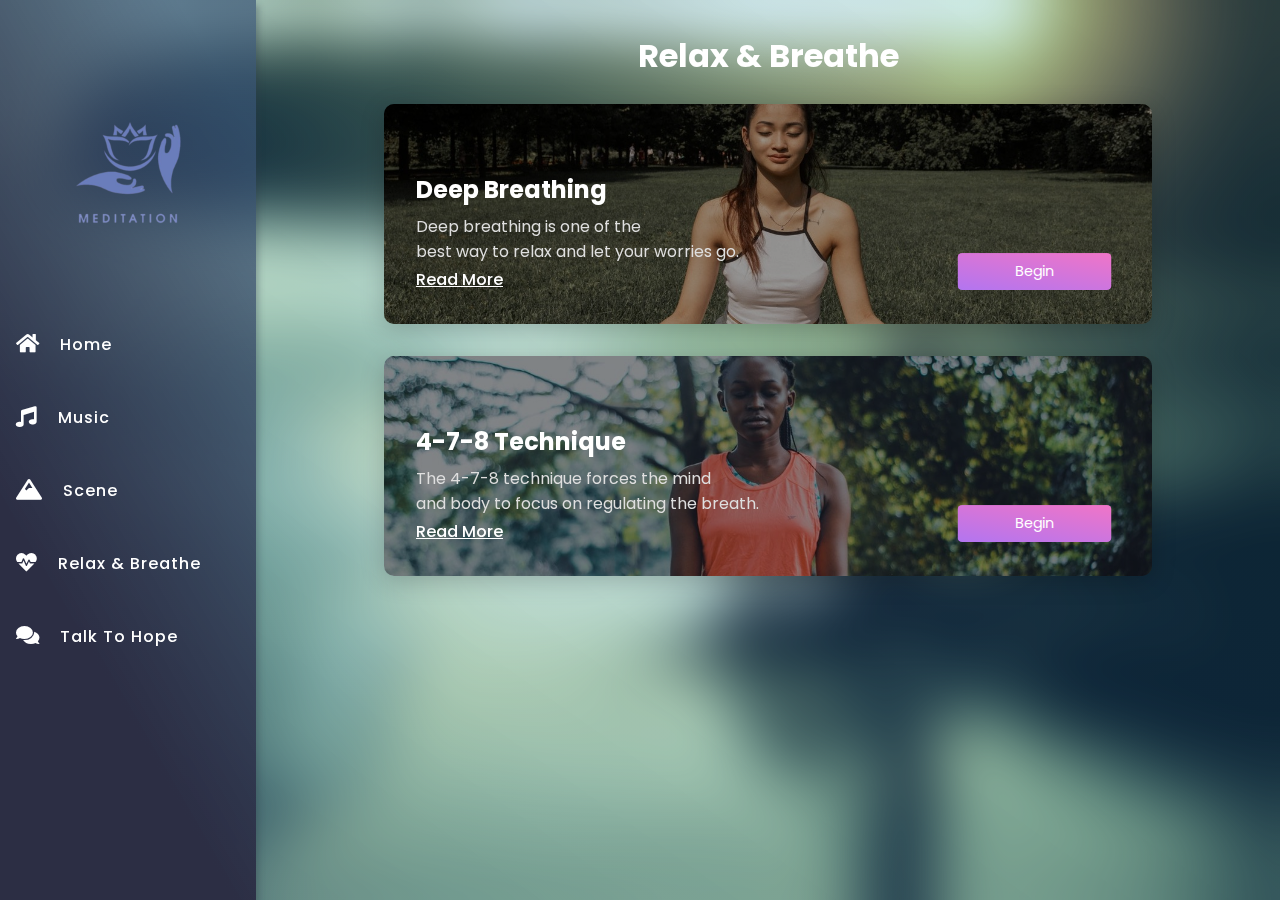
<file: meditation/html/relax.html>
<!DOCTYPE html>
<html lang="en">
  <head>
    <meta charset="UTF-8" />
    <meta http-equiv="X-UA-Compatible" content="IE=edge" />
    <meta name="viewport" content="width=device-width, initial-scale=1.0" />
    <link rel="preconnect" href="https://fonts.gstatic.com" />
    <link
      href="https://fonts.googleapis.com/css2?family=Poppins:wght@400;500;600&display=swap"
      rel="stylesheet"
    />
    <link
      rel="stylesheet"
      href="https://cdnjs.cloudflare.com/ajax/libs/font-awesome/5.15.2/css/all.min.css"
    />
    <link rel="stylesheet" href="../styles.css" />
    <link rel="icon" type="image/png" sizes="32x32" href="./assets/img/buddha-meditating-monk-meditating-buddhist-monk-giving-a-feeling-of-connection-with-the-universe-buddhist-meditation-indian-tibetan-monk-lama-monk-chanting-mantras-mandala-art-png.webp" />
    <title>Meditation | Relax & Breathe</title>
  </head>
  <body id="relax-body">
    <div class="preload">
      <p class="text-loader">relax & breathe</p>
      <span></span>
      <span></span>
      <span></span>
      <span></span>
    </div>
    <nav class="nav-bar">
      <nav class="nav">
        <img src="../assets/img/yoga1.jpg" alt="" class="logo" />
        <ul class="nav-links">
          <a href="../index.html" class="nav-link">
            <i class="fas fa-home nav-icon"></i>
            <span class="nav-text">Home</span>
          </a>

          <a href="./music.html" class="nav-link">
            <i class="fas fa-music nav-icon"></i>
            <span class="nav-text">Music</span>
          </a>

          <a href="./scene.html" class="nav-link">
            <i class="fas fa-mountain nav-icon"></i>
            <span class="nav-text">Scene</span>
          </a>

          <a href="./relax.html" class="nav-link active">
            <i class="fas fa-heartbeat nav-icon"></i>
            <span class="nav-text">Relax & Breathe</span>
          </a>

          <a href="./hope.html" class="nav-link">
            <i class="fas fa-comments nav-icon"></i>
            <span class="nav-text">Talk To Hope</span>
          </a>
        </ul>
      </nav>
    </nav>
    <!-- mobile-header -->
    <header class="header mobile-music-header">
      <!-- mobile logo -->
      <div class="mobile-logo">
        <img src="../assets/img/yoga1.jpg" alt="" />
      </div>
      <!-- menu -->
      <div class="menu">
        <div class="line line1"></div>
        <div class="line line2"></div>
        <div class="line line3"></div>
      </div>
    </header>
    <!-- mobile nav -->
    <nav class="mobile-nav">
      <ul class="mobile-nav-links">
        <a href="../index.html" class="mobile-nav-link">
          <i class="fas fa-home mobile-nav-icon"></i>
          <span class="mobile-nav-text">Home</span>
        </a>

        <a href="./music.html" class="mobile-nav-link">
          <i class="fas fa-music mobile-nav-icon"></i>

          <span class="mobile-nav-text">Music</span>
        </a>

        <a href="./scene.html" class="mobile-nav-link">
          <i class="fas fa-mountain mobile-nav-icon"></i>
          <span class="mobile-nav-text">Scene</span>
        </a>

        <a href="./relax.html" class="mobile-nav-link mobile-active">
          <i class="fas fa-heartbeat mobile-nav-icon"></i>
          <span class="mobile-nav-text">Relax & Breathe</span>
        </a>

        <a href="./hope.html" class="mobile-nav-link">
          <i class="fas fa-comments mobile-nav-icon"></i>
          <span class="mobile-nav-text">Talk To Hope</span>
        </a>
      </ul>
    </nav>

    <!-- mobile-bottom-menu -->
    <nav class="mobile-b-nav">
      <ul class="mobile-b-nav-links">
        <a href="../index.html" class="mobile-b-nav-link">
          <i class="fas fa-home mobile-b-icon"></i>
        </a>
        <a href="./music.html" class="mobile-b-nav-link">
          <i class="fas fa-music mobile-b-icon"></i>
        </a>

        <a href="./scene.html" class="mobile-b-nav-link">
          <i class="fas fa-mountain mobile-b-icon"></i>
        </a>

        <a href="./relax.html" class="mobile-b-nav-link">
          <i class="fas fa-heartbeat mobile-b-icon mobile-b-active"></i>
        </a>

        <a href="./hope.html" class="mobile-b-nav-link">
          <i class="fas fa-comments mobile-b-icon"></i>
        </a>
      </ul>
    </nav>

    <!-- content -->
    <div class="content relax">
      <h1 class="relax-title">Relax & Breathe</h1>

      <div class="relax-card-container">
        <div class="relax-card deep-breathing">
          <h2 class="relax-card-title">Deep Breathing</h2>
          <p class="relax-description">
            Deep breathing is one of the <br />
            best way to relax and let your worries go.
          </p>
          <a
            href="https://www.healthline.com/health/diaphragmatic-breathing#"
            class="read-more-relax"
            >Read More</a
          >
          <a href="./breathing.html"
            ><button class="selectBtn start-relax">Begin</button></a
          >
        </div>

        <div class="relax-card four-seven-eight">
          <h2 class="relax-card-title">4-7-8 Technique</h2>
          <p class="relax-description">
            The 4-7-8 technique forces the mind <br />
            and body to focus on regulating the breath.
          </p>
          <a
            href="https://www.healthline.com/health/4-7-8-breathing"
            class="read-more-relax"
            >Read More</a
          >
          <a href="./4-7-8-breathing.html">
            <button class="selectBtn start-relax">Begin</button></a
          >
        </div>
      </div>
    </div>
    <script src="../Javascript/relax.js"></script>
  </body>
</html>
</file>
<file: meditation/styles.css>
body {
  font-family: Arial, sans-serif;
  background: linear-gradient(135deg, #f9c2d3, #c1e1c1);
  color: #333;
  display: flex;
  justify-content: center;
  align-items: center;
  height: 100vh;
  margin: 0;
}
#front_body{
  display: none;
}
video {
  position: fixed;
  top: 0;
  left: 0;
  width: 100%;
  height: 100%;
  object-fit: cover;
  opacity: 0.6;
  z-index: -1;
}

.container {
  background: white;
  background-image: url(./assets/img/buddhist-sculpture-tranquil-scene-ancient-architecture-meditation-generative-ai_188544-12807.avif);
  background-size: contain;
  background-repeat: no-repeat;
  border-radius: 10px;
  box-shadow: 0 4px 20px rgba(0, 0, 0, 0.2);
  padding: 2rem;
  width: 90%;
  margin: auto;
  max-width: 400px;
}

/* Styles for tablets and smaller devices */
/* @media (max-width: 768px) {
  video {
    width: 100%; 
    height: auto; 
  }

  .container {
    padding: 1.5rem; 
  }

  .tab {
    flex-direction: column; 
    align-items: stretch; 
  }

  .tablink {
    width: 100%; 
    margin-bottom: 1rem;
  }
} */

/* Styles for mobile devices */
/* @media (max-width: 480px) {
  video {
    height: 200px; 
    object-fit: cover; 
  }

  .container {
    padding: 1rem; 
  }

  .tabcontent {
    font-size: 0.9rem; 
  }

  input {
    width: 100%; 
    margin-bottom: 1rem;
  }

  button {
    width: 100%; 
  }
} */

.tab {
  display: flex;
  justify-content: space-between;
}

.tablink {
  background-color: #ff69b4;
  border: none;
  padding: 10px 15px;
  cursor: pointer;
  border-radius: 5px;
  transition: background-color 0.3s;
}

.tablink:hover {
  background-color: #ddd;
}

.tablink.active {
  background-color: #ff69b4;
  color: white;
}

.tabcontent {
  display: none;
  margin-top: 20px;
}

.tabcontent.active {
  display: block;
}

form {
  display: flex;
  flex-direction: column;
}

input {
  padding: 10px;
  margin: 5px 0;
  border: 1px solid #ccc;
  border-radius: 5px;
  transition: border 0.3s;
}

input:focus {
  border-color: #ff69b4;
  outline: none;
}

button {
  padding: 10px;
  background-color: #ff69b4;
  color: white;
  border: none;
  border-radius: 5px;
  cursor: pointer;
  transition: background-color 0.3s;
}

button:hover {
  background-color: #ff1493;
}

button:focus {
  outline: 2px solid #ff69b4;
}

/* -------------------- Preload Styles -------------------- */
:root {
  --gradient: linear-gradient(to right bottom, #3bbcec, #575be5);
  --dark: #082046;
  --semi-dark: #0f2952;
  --light: #fff;
  --link: #1e2ebd;
}

.preload {
  position: fixed;
  top: 0;
  left: 0;
  width: 100%;
  height: 100vh;
  background-image: url(./assets/img/hq720.jpg);
  background-repeat: no-repeat;
  background-size: cover;
  z-index: 1000;
  display: flex;
  align-items: center;
  justify-content: center;
  transition: all 0.5s ease;
}

.text-loader {
  font-size: 28px;                       
  color: #ffffff;                       
  font-family: 'Comic Sans MS', cursive; 
  text-align: center;                   
  margin: 30px;                         
  padding: 20px;                       
  background: linear-gradient(45deg, #FF6F61, #6B5B95, #88B04B, #F7CAC9); 
  border-radius: 15px;                  
  box-shadow: 0 4px 20px rgba(88, 85, 85, 0.2); 
  animation: pulse 1.5s infinite;       
}

@keyframes pulse {
  0% { transform: scale(1); }
  50% { transform: scale(1.05); }
  100% { transform: scale(1); }
}

.text-loader:hover {
  background: linear-gradient(45deg, #6B5B95, #88B04B, #F7CAC9, #FF6F61); 
  color: #FFD700;                      
}

.preload > span {
  background: rgb(175, 199, 243);
  border-radius: 50%;
  margin: 5rem 0.5rem;
  animation: bouncingLoader 0.8s infinite alternate;
}

.preload > span:nth-child(2) { animation-delay: 0.5s; }
.preload > span:nth-child(3) { animation-delay: 0.7s; }

@keyframes bouncingLoader {
  from { width: 0.1rem; height: 0.1rem; opacity: 1; transform: translate3d(0, 0, 0); }
  to { width: 1rem; height: 1rem; opacity: 0.1; transform: translate3d(0, -1rem, 0); }
}

.preload-finish {
  opacity: 0;
  position: absolute;
  z-index: -999;
}

/* -------------------- Custom Scrollbar -------------------- */
::-webkit-scrollbar {
  width: 2px;
}
::-webkit-scrollbar-track {
  background: rgb(177, 188, 204);
}
::-webkit-scrollbar-thumb {
  background: linear-gradient(to bottom, #3bbcec, #575be5, #3bbcec, #575be5);
}
::-webkit-scrollbar-thumb:hover {
  background: linear-gradient(to bottom, #3bbcec, #575be5, #3bbcec, #575be5);
}

/* -------------------- Global Styles -------------------- */
*,
*::before,
*::after {
  margin: 0;
  padding: 0;
  box-sizing: border-box;
}

li {
  list-style: none;
}

a {
  text-decoration: none;
  color: var(--light);
}

/* -------------------- Card Styles -------------------- */
.glass-card {
  color: var(--light);
  background-color: linear-gradient(to top right, rgba(255, 255, 255, 0.7), rgba(255, 255, 255, 0.3));
  width: 380px;
  margin: 20px auto;
  padding: 1.5rem;
  box-shadow: 0 5px 25px rgba(0, 0, 0, 0.1);
  border-radius: 10px;
}
.home-card-img{
  width: 100%;
  height:auto;
  object-fit: cover;  
  display: flex;
  justify-content:right;



}
.logo {
  width: 100%;
  margin-top:2rem;
  object-fit: cover;
  display: block;
}

.card {
  color: var(--dark);
  background-color:  var(--light);
  margin: 20px auto;
  padding: 1.5rem;
  box-shadow: 0 5px 25px rgba(0, 0, 0, 0.1);
  border-radius: 10px;
}

/* -------------------- Navigation Bar -------------------- */
.nav-bar {
  position: fixed;
  top: 0;
  left: 0;
  width: 20vw;
  height: 100vh;
  background: linear-gradient(240deg, rgba(58, 85, 118, 0.7) 10%, #2c2e44 70%);
  box-shadow: 3px 5px 6px rgba(45, 55, 68, 0.3);
  padding: 1.25rem 0.5rem 2rem 0.5rem;
  z-index: 2;
}

.nav {
  height: 100%;
  display: flex;
  flex-direction: column;
  justify-content: space-between;
}

.nav-links {
  flex: 1;
  margin-top: 2rem;
}

.nav-link {
  display: flex;
  align-items: center;
  padding: 0.5rem;
  margin-bottom: 2rem;
  border-radius: 0.5rem;
  transition: 0.1s ease-in-out;
  flex: 3;
}

.nav-icon {
  font-size: 1.3rem;
  margin-right: 1.3rem;
  transition: 0.1s ease;
}

.nav-text {
  font-weight: 500;
  letter-spacing: 1px;
}

.nav-link:hover {
  background: linear-gradient(190deg, rgb(240, 117, 199), rgba(178, 117, 240));
  color: var(--dark);
}

.nav-link:hover .nav-icon {
  transform: scale(1.1);
}

/* -------------------- Content Styles -------------------- */
.content {
  width: 80vw;
  height: 100%;
  margin-left: auto;
}

.home {
  padding: 0 2rem;
  display: flex;
  flex-direction: column;
  justify-content: center;
  margin: -30% 10%;
}

.home .glass-card {
  z-index: 99;
  width: 90%;
  margin: 30px;
  display: flex;
  align-items: center;
  justify-content: space-evenly;
  padding: 1rem;
}

#greeting {
  letter-spacing: 1px;
  font-weight: 500;
  color: rgb(245, 230, 230);
}

.typing {
  font-size:3rem;
  font-weight: var(--font-weight-bold);
  letter-spacing: 0.05rem;
}

#name {
  outline: none;
  font-weight: 500;
  color: rgb(245, 230, 230);
}

/* -------------------- Accordion Styles -------------------- */
.accordion {
  background: lightblue;
  margin: 0 4.3rem 1rem 2rem;
  border-radius: 10px;
}

.accordion-button {
  padding: 0.8rem;
  background: linear-gradient(to top right, rgba(255, 255, 255, 0.1), rgba(20, 92, 201, 0.3));
  position: relative;
  margin: 0;
  cursor: pointer;
  box-shadow: 0 5px 25px rgba(0, 0, 0, 0.2);
  color: #222;
  border-radius: 10px;
  display: block;
  width: 100%;
  border: none;
  outline: none;
  font-size: 16px;
  text-align: left;
  font-weight: 600;
  font-family: "Poppins", sans-serif;
}

.accordion-button::after {
  content: "\25be";
  right: 20px;
  top: 20%;
  position: absolute;
  transform: scale(2);
  transition: 0.3s ease;
}

.accordion-content {
  padding: 1rem 0.5rem 0.5rem 0.5rem;
  color: var(--semi-dark);
  display: none;
  overflow: auto;
}

.accordion-content .modal-btn {
  color: var(--link);
  font-weight: 500;
  text-decoration: underline;
  margin-left: 1rem;
  transition: 0.3s ease;
}

.accordion-content .modal-btn:hover {
  opacity: 0.7;
}

.accordion-button-active {
  background: linear-gradient(to bottom left, rgba(255, 255, 255, 0.1), rgba(20, 92, 201, 0.3));
}

.accordion-button-active::after {
  content: "\25b4";
}

.accordion-button-active + .accordion-content {
  display: block;
}

/* -------------------- Modal Styles -------------------- */
.modal-bg {
  position: fixed;
  top: 0;
  right: 0;
  width: 80%;
  height: 100vh;
  visibility: hidden;
  opacity: 0;
}

.modal-container {
  display: flex;
  align-items: center;
  justify-content: center;
  flex-wrap: wrap;
  height: 85%;
  margin: 3rem 1rem 0 1rem;
  background-color: linear-gradient(to top right, rgba(255, 255, 255, 0.7), rgba(255, 255, 255, 0.3));
  padding: 0.3rem;
  box-shadow: 0 5px 25px rgba(0, 0, 0, 0.1);
  border-radius: 10px;
  backdrop-filter: blur(3rem);
  background-clip: padding-box;
  position: relative;
}

.home-card-modal {
  padding: 0;
  width: 225px;
  height: 290px;
  display: flex;
  align-items: center;
  flex-direction: column;
  justify-content: flex-end;
  margin: 0 0.5rem;
  color: var(--light);
  box-shadow: 0 5px 25px rgba(0, 0, 0, 0.2);
  position: relative;
  transition: 0.3s ease;
}

.home-card-modal:before {
  content: "";
  position: absolute;
  top: 0;
  left: 0;
  right: 0;
  bottom: 0;
  background: rgba(89, 97, 221, 0.2);
  border-radius: 10px;
}

.home-card-modal:hover {
  transform: translateY(-10px);
}

.modal-text {
  background-color: rgba(0, 0, 0, 0.5);
  padding: 1rem 0.6rem;
  height: 7rem;
  border-bottom-left-radius: 10px;
  border-bottom-right-radius: 10px;
  z-index: 90;
}

.home-card-modal h2 {
  font-size: 18px;
  text-align: center;
  line-height: 1.3;
  margin-bottom: 0.7rem;
}

.home-card-modal p {
  font-size: 14px;
  font-weight: 500;
}

.modal-active {
  visibility: visible;
  opacity: 1;
}

.close-btn {
  position: absolute;
  top: 4rem;
  right: 3rem;
  font-size: 1.5rem;
  cursor: pointer;
  color: #222;
  transition: 0.3s ease;
}

.close-btn:hover {
  transform: rotate(360deg);
}

/* -------------------- Modal Backgrounds -------------------- */
#music-modal {
  background: url(./assets/backgrounds/music-bg.jpg) no-repeat center/cover;
}

#scene-modal {
  background: url(./assets/backgrounds/scene-bg.jpg) no-repeat center/cover;
}

#breathe-modal {
  background: url(./assets/modal-home-images/breathe.jpg) no-repeat center/cover;
}

#ai-modal {
  background: url(./assets/modal-home-images/ai.jpg) no-repeat center/cover;
}

.modal-container-mobile {
  visibility: hidden;
  opacity: 0;
  display: none;
}

/* -------------------- Header Styles -------------------- */
.header {
  z-index: 999;
  position: fixed;
  top: 0;
  left: 0;
  width: 100%;
  padding: 10px 100px;
  height: 3rem;
  display: flex;
  background: linear-gradient(240deg, rgba(59, 190, 236, 1) 10%, rgba(52, 120, 221, 1) 100%);
  backdrop-filter: blur(0.5rem);
  justify-content: space-between;
  align-items: center;
  transition: 0.5s ease;
  opacity: 0;
  visibility: hidden;
}

.mobile-nav {
  display: none;
}

/* -------------------- Menu Styles -------------------- */
.menu {
  cursor: pointer;
}

.menu > div {
  height: 3px;
  width: 25px;
  background-color: var(--light);
  margin: 5px;
  transition: all 0.3s ease;
}

.menu .line2 {
  width: 15px;
}

/* -------------------- Animation Styles -------------------- */
.toggle .line1 {
  transform: rotate(-45deg) translate(-5px, 6px);
}

.toggle .line2 {
  opacity: 0;
}

.toggle .line3 {
  transform: rotate(45deg) translate(-5px, -6px);
}

@keyframes fade {
  from {
    opacity: 0;
    transform: translateX(50px);
  }
  to {
    opacity: 1;
    transform: translateX(0);
  }
}

.mobile-b-nav {
  display: none;
}

/* -------------------- Music Body Styles -------------------- */
#music-body {
  font-family: "Poppins", sans-serif;
  background: url(./assets/backgrounds/music-bg.jpg) center no-repeat fixed;
  height: 100%;
}

#music-body::before {
  content: "";
  position: absolute;
  top: 0;
  left: 0;
  bottom: 0;
  right: 0;
  background: linear-gradient(to right bottom, rgba(59, 190, 236, 0.3), rgba(52, 120, 221, 0.3));
  box-shadow: 0 3px 3px rgba(0, 0, 0, 0.25);
  z-index: -1;
  height: 100%;
  backdrop-filter: blur(1.5rem);
  background-clip: padding-box;
  position: fixed;
}

.music {
  width: 80vw;
  height: 100%;
  margin-left: auto;
}

/* -------------------- Main Header Styles -------------------- */
.main-header {
  background: linear-gradient(to bottom right, #126daf 40%, #7dc4f4);
  backdrop-filter: blur(1rem);
  display: flex;
  z-index: 999;
  position: fixed;
  left: 0;
  right: 0;
  top: 0;
  width: 80vw;
  margin-left: 20vw;
  align-items: center;
  justify-content: space-between;
  height: 15vh;
}

/* -------------------- Title Styles -------------------- */
.main-titles {
  font-weight: 500;
  color: var(--light);
}

.music-title-page {
  margin-top: 1.8rem;
  margin-left: 3rem;
  max-height: 100%;
}

/* -------------------- Dropdown Styles -------------------- */
.select-box {
  display: flex;
  width: 260px;
  flex-direction: column;
  margin-left: 11rem;
  position: fixed;
  top: 3rem;
  z-index: 999;
}

.select-box .options-container {
  background: rgba(47, 54, 64, 0.8);
  color: #f5f6fa;
  max-height: 0;
  width: 100%;
  opacity: 0;
  transition: all 0.4s;
  border-radius: 8px;
  overflow: hidden;
  order: 1;
  backdrop-filter: blur(1rem);
}

.selected {
  background: rgba(47, 54, 64, 0.9);
  border-radius: 8px;
  margin-bottom: 8px;
  color: #f5f6fa;
  position: relative;
  order: 0;
}

.selected::after {
  content: "";
  background: url("./assets/img/arrow-down.svg") no-repeat center;
  background-size: contain;
  position: absolute;
  height: 100%;
  top: 0px;
  width: 32px;
  right: 10px;
  transition: all 0.4s;
}

.select-box .options-container.active {
  max-height: 240px;
  opacity: 1;
  overflow-y: scroll;
}

.select-box .options-container.active + .selected::after {
  transform: rotateX(180deg);
  top: -6px;
}

.select-box .options-container::-webkit-scrollbar {
  width: 8px;
  background: #2f3640;
  border-radius: 0 8px 8px 0;
}

.select-box .options-container::-webkit-scrollbar-thumb {
  background: #525861;
  border-radius: 0 8px 8px 0;
}

.select-box .option,
.selected {
  padding: 8px 24px;
  cursor: pointer;
}

.select-box .option:hover {
  background: #414b57;
}

.select-box label {
  cursor: pointer;
}

.select-box .option .radio {
  display: none;
}

/* -------------------- Music Card Styles -------------------- */
.music-card-container {
  margin-top: 7rem;
}

.music-box {
  display: flex;
  align-items: center;
  justify-content: center;
  flex-wrap: wrap;
  margin-bottom: 5rem;
}

.music-content {
  margin: 1rem;
  box-shadow: 0 0 3px rgba(60, 72, 88, 0.15);
  transition: all 0.2s ease-in-out;
  border-radius: 15px;
  position: relative;
}

.music-content:hover {
  box-shadow: 0 1.5rem 3rem rgba(60, 72, 88, 0.5);
}

.music-img {
  height: 270px;
  width: 250px;
  position: relative;
  cursor: pointer;
  border-radius: 15px;
  overflow: hidden;
}

.music-img img {
  width: 100%;
  height: 100%;
  border-radius: 15px;
  object-fit: cover;
  transition: all 0.5s ease-in-out;
}

.music-img::after {
  content: "";
  background-color: rgba(0, 0, 0, 0.3);
  width: 100%;
  height: 100%;
  position: absolute;
  top: 0;
  left: 0;
  opacity: 0;
  visibility: hidden;
  transition: all 0.5s ease-in-out;
}

.music-img:hover::after {
  opacity: 1;
  visibility: visible;
}

.music-img:hover img {
  transform: scale(1.1);
}

.music-title {
  background-color: rgba(0, 0, 0, 0.7);
  color: #fff;
  position: absolute;
  right: 0;
  left: 0;
  bottom: 0;
  padding: 1rem;
  border-radius: 15px;
}

.music-title span {
  font-size: 1rem;
}

.music-title .artist {
  font-size: 14px;
  color: #f2f2f2;
}

/* -------------------- Navigation Styles -------------------- */
.navigation {
  position: fixed;
  left: 0;
  right: 0;
  bottom: 0;
  background: linear-gradient(to bottom right, rgba(18, 109, 175, 0.4) 40%, rgba(125, 196, 244, 0.3));
  backdrop-filter: blur(1rem);
  width: 80vw;
  margin-left: 20vw;
  height: 10vh;
  display: flex;
  align-items: center;
  justify-content: center;
  opacity: 0;
  pointer-events: none;
  z-index: 999;
  transition: opacity 0.3s ease-in;
}

.music-card-container.play .navigation {
  opacity: 1;
  pointer-events: all;
}

.navigation-music {
  display: flex;
  align-items: center;
  justify-content: center;
  width: 100%;
}

/* -------------------- Button Styles -------------------- */
.stop-button {
  background-color: transparent;
  border: 0;
  color: #db2828;
  filter: drop-shadow(0px 1px 1px black);
  border-radius: 2px;
  font-size: 25px;
  cursor: pointer;
  outline: 0;
  transition: 0.3s ease;
}

.stop-button:hover {
  transform: scale(1.1);
}

.replayBtn {
  background-color: transparent;
  font-size: 20px;
  border: none;
  outline: none;
}

.replayBtn i {
  color: var(--light);
  filter: drop-shadow(0px 1px 2px black);
  cursor: pointer;
  border-radius: 50px;
  padding: 10px 8px;
  background: rgba(245, 245, 245, 0);
  transition: 0.3s ease-in-out;
}

.replayBtn i:hover {
  background: rgba(245, 245, 245, 0.2);
}

.music-card-container.replay .replayBtn i {
  background: rgba(245, 245, 245, 0.2);
}

/* -------------------- Volume Styles -------------------- */
.volume-container {
  display: flex;
  align-items: center;
  width: 30%;
  margin: 0 3rem;
}

#volume {
  -webkit-appearance: none;
  height: 5px;
  width: 150%;
  outline: none;
  background-color: #fbbd08;
  border-radius: 5px;
  transition: 0.2s linear all;
  box-shadow: 0 5px 15px rgba(255, 255, 255, 0);
}

#volume_icon {
  margin: 0 0.7rem;
  color: white;
  cursor: pointer;
}

.volume-container #volume_show {
  font-size: 15px;
  color: white;
}

/* -------------------- JS Filter Styles -------------------- */
.music-content.hide {
  display: none;
}

.music-content.show {
  animation: animate 0.4s ease;
}

@keyframes animate {
  0% {
    transform: scale(0.5);
  }
  100% {
    transform: scale(1);
  }
}

/* -------------------- Progress Styles -------------------- */
.music {
  position: relative;
}

.music-info {
  background: linear-gradient(to bottom right, rgba(18, 109, 175, 0.7) 40%, rgba(125, 196, 244, 0.3));
  backdrop-filter: blur(1rem);
  border-radius: 15px 15px 0 0;
  position: fixed;
  bottom: 10%;
  left: 0;
  right: 0;
  opacity: 0;
  pointer-events: none;
  transform: translateY(0%);
  transition: transform 0.3s ease-in, opacity 0.3s ease-in;
  width: 80vw;
  margin-left: 20vw;
  z-index: 999;
  padding: 0 2rem;
}

.music-card-container.play .music-info {
  opacity: 1;
  pointer-events: all;
}

.progress-container {
  background: #fff;
  border-radius: 5px;
  cursor: pointer;
  margin: 10px 0;
  height: 4px;
  width: 100%;
}

.progress {
  background: linear-gradient(65deg, rgb(178, 117, 240), rgba(240, 117, 138));
  border-radius: 5px;
  height: 100%;
  width: 100%;
  transition: width 0.1s linear;
}

/* -------------------- Filter Button Styles -------------------- */
.filter-button-container {
  display: flex;
  overflow-x: scroll;
  overflow-y: hidden;
  opacity: 0;
  pointer-events: none;
}

.filter-button-container::-webkit-scrollbar {
  width: 0;
  height: 0;
}

.filter-button {
  width: 100%;
  padding: 0.3rem 2.7rem;
}


/*--------------------------------scene-----------------------------*/
#scene-body {
  font-family: "Poppins", sans-serif;
  background: url(./assets/backgrounds/scene-bg.jpg);
  background-position: center;
  background-repeat: no-repeat;
  background-size: cover;
  background-attachment: fixed;
  height: 100%;
  color: var(--light);
}

#scene-body::before {
  content: "";
  position: absolute;
  top: 0;
  left: 0;
  bottom: 0;
  right: 0;
  background: linear-gradient(
    to right bottom,
    rgba(59, 190, 236, 0.2),
    rgba(52, 120, 221, 0.3)
  );
  box-shadow: 0 3px 3px rgba(0, 0, 0, 0.25);
  z-index: -1;
  height: 100%;
  backdrop-filter: blur(1.9rem);
  background-clip: padding-box;
  position: fixed;
  width: 100vw;
}
.scene-card-container {
  display: flex;
  flex-wrap: wrap;
  align-items: center;
  justify-content: center;
  margin: 0 2rem;
}
.scene-title {
  margin: 2rem 5rem;
}
.scene-cards {
  max-width: 300px;
  width: 300px;
  height: 350px;
  border-radius: 10px;
  z-index: 1;
  position: relative;
  box-shadow: 0 5px 25px rgba(0 0 0 / 20%);
  transition: 0.3s ease;
  margin: 1rem 0.5rem;
}
.scene-cards img {
  height: 100%;
  width: 100%;
  object-fit: cover;
}
.scene-cards:hover {
  transform: translateY(-5px);
}
.scene-cards .scene-image {
  width: 100%;
  height: 100%;
  object-fit: cover;
  border-radius: 10px;
}
.scene-cards::before {
  content: "";
  position: absolute;
  top: 0;
  left: 0;
  right: 0;
  bottom: 0;
  background: rgba(0, 0, 0, 0.25);
  width: 100%;
  height: 100%;
  z-index: 5;
  border-radius: 10px;
}
.play-video-icon,
.play-video-icon-ocean,
.play-video-icon-rain,
.play-video-icon-fall,
.play-video-icon-snow,
.play-video-icon-ice {
  cursor: pointer;
  z-index: 10;
  transition: 0.3s ease;
  margin-left: 0.7rem;
  font-size: 1.5rem;
}
.play-video-icon:hover,
.play-video-icon-ocean:hover,
.play-video-icon-rain:hover,
.play-video-icon-fall:hover,
.play-video-icon-snow:hover,
.play-video-icon-ice:hover {
  transform: scale(1.1);
}
.scene-vid-title {
  position: absolute;
  bottom: 3rem;
  left: 2rem;
  display: flex;
  z-index: 10;
  align-items: center;
}
.scene-vid-title span {
  font-size: 20px;
  text-shadow: 1px 1px #000000;
}
/*------------------------------video content-----------------------------*/
.sunset-content,
.ocean-content,
.rain-content,
.fall-content,
.snow-content,
.ice-content {
  background-color: #fbbd08;
  position: relative;
  place-items: center;
  z-index:999;
  opacity: 0;
  pointer-events: none;
  transition: opacity 300ms ease-in-out;
}
.sunset-content.active-show,
.ocean-content.active-show-ocean,
.rain-content.active-show-rain,
.fall-content.active-show-fall,
.snow-content.active-show-snow,
.ice-content.active-show-ice {
  opacity: 1;
  pointer-events: all;
}
.video-container-sunset,
.video-container-ocean,
.video-container-rain,
.video-container-fall,
.video-container-snow,
.video-container-ice {
  position: fixed;
  top: 0;
  left: 0;
  width: 100%;
  height: 100%;
  object-fit: cover;
}
.time-select,
.time-select-ocean,
.time-select-rain,
.time-select-fall,
.time-select-snow,
.time-select-ice {
  position: fixed;
  bottom: 7%;
  left: 7%;
  display: flex;
  z-index: 999;
  align-items: center;
  transform: translateX(-50%);
  transition: all 500ms ease-in-out 250ms;
  opacity: 0;
}
.sunset-content.active-show .time-select,
.ocean-content.active-show-ocean .time-select-ocean,
.rain-content.active-show-rain .time-select-rain,
.fall-content.active-show-fall .time-select-fall,
.snow-content.active-show-snow .time-select-snow,
.ice-content.active-show-ice .time-select-ice {
  transform: translateX(0);
  transition: all 500ms ease-in-out 250ms;
  opacity: 1;
}
.select-btn,
.select-btn-ocean,
.select-btn-rain,
.select-btn-fall,
.select-btn-snow,
.select-btn-ice {
  padding: 0.4rem 2rem;
  margin: 0 0.5rem;
  border-radius: 50px;
  font-family: "poppins", sans-serif;
  border: none;
  outline: none;
  cursor: pointer;
  background: linear-gradient(to bottom left, #fffa81, #b56a2a);
  color: var(--light);
  transform: scale(0.9);
  transition: 0.3s ease;
}
.select-btn:hover,
.select-btn-ocean:hover,
.select-btn-rain:hover,
.select-btn-fall:hover,
.select-btn-snow:hover,
.select-btn-ice:hover {
  transform: scale(1);
}
.pause-video,
.pause-video-ocean,
.pause-video-rain,
.pause-video-fall,
.pause-video-snow,
.pause-video-ice {
  cursor: pointer;
  padding: 0.5rem;
  border-radius: 50px;
}
.exit-video,
.exit-video-ocean,
.exit-video-rain,
.exit-video-fall,
.exit-video-snow,
.exit-video-ice {
  position: fixed;
  z-index: 999;
  right: 2rem;
  top: 2rem;
  cursor: pointer;
  transition: 0.3s ease-in-out;
  font-size: 24px;
}
.exit-video:hover,
.exit-video-ocean:hover,
.exit-video-rain:hover,
.exit-video-fall:hover,
.exit-video-snow:hover,
.exit-video-ice:hover {
  transform: scale(1.1);
}
/*----------------------------hide time select----------------------------*/
.hide-time-select-icon,
.hide-time-select-icon-ocean,
.hide-time-select-icon-rain,
.hide-time-select-icon-fall,
.hide-time-select-icon-snow,
.hide-time-select-icon-ice {
  position: fixed;
  bottom: 8.2%;
  left: 0.5rem;
  cursor: pointer;
  color: #fbbd08;
  transition: 0.5s;
}
.sunset-content.active-show.hide-time-select .time-select,
.ocean-content.active-show-ocean.hide-time-select-ocean .time-select-ocean,
.rain-content.active-show-rain.hide-time-select-rain .time-select-rain,
.fall-content.active-show-fall.hide-time-select-fall .time-select-fall,
.snow-content.active-show-snow.hide-time-select-snow .time-select-snow,
.ice-content.active-show-ice.hide-time-select-ice .time-select-ice {
  transform: translateX(-150%);
}
.sunset-content.active-show.show-time-select .time-select,
.ocean-content.active-show-ocean.show-time-select-ocean .time-select-ocean,
.rain-content.active-show-rain.show-time-select-rain .time-select-rain,
.fall-content.active-show-fall.show-time-select-fall .time-select-fall,
.snow-content.active-show-snow.show-time-select-snow .time-select-snow,
.ice-content.active-show-ice.show-time-select-ice .time-select-ice {
  transform: translateX(0);
}

/*----------------------------------rotate toggle----------------------------*/
.rotate-chevron .hide-time-select-icon,
.rotate-chevron-ocean .hide-time-select-icon-ocean,
.rotate-chevron-rain .hide-time-select-icon-rain,
.rotate-chevron-fall .hide-time-select-icon-fall,
.rotate-chevron-snow .hide-time-select-icon-snow,
.rotate-chevron-ice .hide-time-select-icon-ice {
  -webkit-transform: rotate(180deg);
  transform: rotate(180deg);
  -webkit-transition: 0.5s;
  transition: 0.5s;
}

/*------------------------------relax-------------------------------------*/
#relax-body {
  font-family: "Poppins", sans-serif;
  background: url(./assets/backgrounds/relax-bg.jpg);
  background-position: center;
  background-repeat: no-repeat;
  background-size: cover;
  background-attachment: fixed;
  height: 100%;
  color: var(--light);
}

#relax-body::before {
  content: "";
  position: absolute;
  top: 0;
  left: 0;
  bottom: 0;
  right: 0;
  background: linear-gradient(
    to bottom left,
    rgba(59, 190, 236, 0.2),
    rgba(52, 120, 221, 0.3)
  );
  box-shadow: 0 3px 3px rgba(0, 0, 0, 0.25);
  z-index: -1;
  height: 100%;
  backdrop-filter: blur(2rem);
  background-clip: padding-box;
  position: fixed;
  width: 100vw;
}

/*--------------------------------------------relax content-------------------------------*/

/*----------------------------------------------tilte---------------------------------------*/

.relax-title {
  margin: 2rem 0 0.5rem 0;
  text-align: center;
}
.breath-title {
  margin-top: 2rem;
}
/*----------------------------------relax cards--------------------------------------*/
.relax-card-container {
  display: flex;
  align-items: center;
  justify-content: center;
  flex-wrap: wrap;
}
.relax-card {
  width: 75%;
  height: 220px;
  background-color: #75b2f0;
  padding: 2rem;
  border-radius: 10px;
  margin: 1rem;
  position: relative;
  box-shadow: 0 5px 25px rgba(0 0 0 / 20%);
}
.relax-card:before {
  content: "";
  position: absolute;
  width: 100%;
  height: 100%;
  top: 0;
  left: 0;
  right: 0;
  bottom: 0;
  background: rgba(0, 0, 0, 0.4);
  border-radius: 10px;
  z-index: 1;
}
.relax-card-title {
  z-index: 2;
}
.relax-description {
  z-index: 2;
  color: #dfdfdf;
  margin: 0.4rem 0 0.2rem 0;
}
.read-more-relax {
  z-index: 2;
  text-decoration: underline;
  color: #fff;
  font-weight: 500;
}
/*---------------------------------------------button------------------------------*/
.start-relax {
  position: absolute;
  right: 2rem;
  bottom: 2rem;
  z-index: 500;
  cursor: pointer;
  padding: 0.5rem 4rem;
  font-family: poppins, sans-serif;
  border-radius: 5px;
  border: none;
  background: linear-gradient(190deg, rgb(240, 117, 199), rgba(178, 117, 240));
  outline: none;
  color: var(--light);
  font-size: 1rem;
  transform: scale(0.9);
  animation: button 5s alternate-reverse infinite;
}

.start-relax::before {
  content: "";
  position: absolute;
  top: 0;
  left: 0;
  bottom: 0;
  right: 0;
  z-index: -1;
  background-color: white;
  transition: transform 300ms ease-in-out;
  transform: scaleX(0);
  transform-origin: left;
}

.start-relax:hover::before,
.start-relax:focus::before {
  transform: scaleX(1);
}

.start-relax {
  transition: color 300ms ease-in-out;
  z-index: 1;
}

.start-relax:hover,
.start-relax:focus {
  color: var(--dark);
}
@keyframes button {
  from {
    transform: scale(0.9);
  }
  to {
    transform: scale(1.1);
  }
}
/*---------------------------------deep breathing-----------------------------------*/
.exit-relax {
  position: fixed;
  top: 2rem;
  right: 2rem;
  cursor: pointer;
  font-size: 20px;
}
.relax-container {
  display: flex;
  flex-direction: column;
  align-items: center;
  min-height: 100vh;
  position: fixed;
  top: 0;
  right: 0;
  left: 0;
  bottom: 0;
  width: 100%;
  z-index: 999;
  background: url(./assets/breathing-exercises-bg/deep-breathing.jpg);
  background-position: center;
  background-repeat: no-repeat;
  background-size: cover;
  background-attachment: fixed;
  height: 100%;
}
.deep-breathing {
  background: url(./assets/relax-breathe-bg/deep-breathing.jpg);
  background-position: center;
  background-repeat: no-repeat;
  background-size: cover;
  display: flex;
  flex-direction: column;
  justify-content: flex-end;
  align-items: flex-start;
}
.relaxer-container {
  display: flex;
  align-items: center;
  justify-content: center;
  margin: auto;
  height: 300px;
  width: 300px;
  position: relative;
  transform: scale(1);
}
.gradient-circle {
  background: conic-gradient(
    #75b2f0 0%,
    rgb(52, 120, 221) 40%,
    rgb(227, 236, 139) 40%,
    rgb(190, 201, 176) 60%,
    #a162e0 60%,
    #e660b9 100%
  );
  height: 320px;
  width: 320px;
  z-index: -2;
  border-radius: 50%;
  position: absolute;
  top: -10px;
  left: -10px;
}
.circle {
  background: linear-gradient(75deg, #a162e0, rgb(52, 120, 221));
  height: 100%;
  width: 100%;
  border-radius: 50%;
  position: absolute;
  top: 0;
  left: 0;
  z-index: -1;
}
.pointer {
  background-color: #fff;
  border-radius: 50%;
  height: 15px;
  width: 15px;
  display: block;
  animation: colorPointer 7.5s linear forwards infinite;
  animation-play-state: paused;
}
.pointer-container {
  position: absolute;
  top: -40px;
  left: 140px;
  width: 20px;
  height: 190px;
  animation: relaxRotate 7.5s linear forwards infinite;
  animation-play-state: paused;
  transform-origin: bottom center;
}
.startBreathe {
  cursor: pointer;
  z-index: 500;
}

@keyframes relaxRotate {
  0% {
    transform: rotate(0deg);
  }
  to {
    transform: rotate(360deg);
  }
}
@keyframes colorPointer {
  0% {
    background-color: #fff;
  }
  40% {
    background: rgb(52, 120, 221);
  }
  45% {
    background: rgb(227, 236, 139);
  }
  60% {
    background: #a162e0;
  }
  100% {
    background: #e660b9;
  }
}

.relaxer-container.grow {
  animation: grow 3s linear forwards;
}

@keyframes grow {
  from {
    transform: scale(1);
  }
  to {
    transform: scale(1.2);
  }
}

.relaxer-container.shrink {
  animation: shrink 3s linear forwards;
}

@keyframes shrink {
  from {
    transform: scale(1.2);
  }
  to {
    transform: scale(1);
  }
}
/*---------------------------------four-seven-eight-----------------------------*/
.four-breathing {
  display: flex;
  flex-direction: column;
  align-items: center;
  min-height: 100vh;
  position: fixed;
  top: 0;
  right: 0;
  left: 0;
  bottom: 0;
  width: 100%;
  z-index: 999;
  background: url(./assets/breathing-exercises-bg/four-seven-eight-bg.jpg);
  background-position: center;
  background-repeat: no-repeat;
  background-size: cover;
  background-attachment: fixed;
  height: 100%;
}
.four-container {
  display: flex;
  align-items: center;
  justify-content: center;
  margin-top: 4.5rem;
  height: 300px;
  width: 300px;
  position: relative;
  transform: scale(0.9);
}
#four-text {
  font-size: 1rem;
  z-index: 900;
  color: #010f1c;
}

.gradient-circle-four {
  background: conic-gradient(
    #6ac9b6 0%,
    #4ca493 21%,
    #fff 21%,
    #fff 58%,
    #368375 58%,
    #2a5b52 100%
  );
  height: 320px;
  width: 320px;
  z-index: -2;
  border-radius: 50%;
  position: absolute;
  top: -10px;
  left: -10px;
}
.circle-four {
  background-color: #010f1c;
  height: 100%;
  width: 100%;
  border-radius: 50%;
  position: absolute;
  top: 0;
  left: 0;
  z-index: -1;
}
.pointer-four {
  background-color: #fff;
  border-radius: 50%;
  height: 20px;
  width: 20px;
  display: block;
}
.pointer-container-four {
  position: absolute;
  top: -40px;
  left: 140px;
  width: 20px;
  height: 190px;
  animation: rotateFour 19s linear forwards infinite;
  animation-play-state: paused;
  transform-origin: bottom center;
}
.animate-circle {
  background-color: white;
  height: 90%;
  width: 90%;
  border-radius: 50%;
  transform: scale(0.5);
  position: absolute;
  z-index: 1;
}
.animate-circle.animate-circle-inhale {
  animation: animate-circle-inhale 4s linear forwards;
}
@keyframes animate-circle-inhale {
  from {
    transform: scale(0.5);
  }
  to {
    transform: scale(1);
  }
}
.animate-circle.animate-circle-exhale {
  animation: animate-circle-exhale 8s linear forwards;
}
@keyframes animate-circle-exhale {
  from {
    transform: scale(1);
  }
  to {
    transform: scale(0.5);
  }
}
@keyframes rotateFour {
  from {
    transform: rotate(0deg);
  }

  to {
    transform: rotate(360deg);
  }
}
.four-container.grow {
  animation: four-grow 4s linear forwards;
}

@keyframes four-grow {
  from {
    transform: scale(0.9);
  }

  to {
    transform: scale(1.1);
  }
}

.four-container.shrink {
  animation: four-shrink 8s linear forwards;
}

@keyframes four-shrink {
  from {
    transform: scale(1.1);
  }

  to {
    transform: scale(0.9);
  }
}
.start-technique-btn {
  position: absolute;
  bottom: 4rem;
  padding: 0.5rem 5rem;
  border: none;
  outline: none;
  border-radius: 10px;
  cursor: pointer;
  text-transform: uppercase;
  font-weight: 500;
  font-family: poppins, sans-serif;
  letter-spacing: 1px;
  font-size: 1rem;
  transition: 0.3s ease;
}
.start-technique-btn:hover {
  background: #368375;
  color: var(--light);
}
/*-----------------------------------4-7-8 breathing-----------------------------*/
.four-seven-eight {
  background: url(./assets/relax-breathe-bg/four-seven-eight.jpg);
  background-position: center;
  background-repeat: no-repeat;
  background-size: cover;
  display: flex;
  flex-direction: column;
  justify-content: flex-end;
  align-items: flex-start;
}
/*--------------------------------ai hope---------------------------*/
#hope-body {
  font-family: "Poppins", sans-serif;
  background: url(./assets/backgrounds/hope-bg.jpg);
  background-position: center;
  background-repeat: no-repeat;
  background-size: cover;
  background-attachment: fixed;
  height: 100%;
  color: var(--light);
}

#hope-body::before {
  content: "";
  position: absolute;
  top: 0;
  left: 0;
  bottom: 0;
  right: 0;
  background: linear-gradient(
    to right bottom,
    rgba(59, 190, 236, 0.2),
    rgba(52, 120, 221, 0.3)
  );
  box-shadow: 0 3px 3px rgba(0, 0, 0, 0.25);
  z-index: -1;
  height: 100%;
  backdrop-filter: blur(1.9rem);
  background-clip: padding-box;
  position: fixed;
  width: 100vw;
}

.hope-header {
  text-align: center;
  margin-top: 3rem;
}

.chatarea-main {
  width: 60%;
  margin: 2rem auto;
  z-index: 999;
}
.chatarea-outer {
  width: 100%;
}

.user-area {
  position: fixed;
  left: 18rem;
  top: 5rem;
}
.chatbot-area {
  position: fixed;
  right: 2rem;
  top: 5rem;
}
.chatarea-inner {
  float: left;
  width: 60%;
  padding: 10px;
  color: #fff;
  position: relative;
  margin: 5px 0;
}
.chatarea-inner:last-child {
  margin-bottom: 6rem;
}
.chatarea-inner.user {
  background: #6522a4;
  width: 80%;
  padding: 1.5rem;
  border-top-left-radius: 5px;
  border-bottom-right-radius: 5px;
  border-top-right-radius: 5px;
  box-shadow: 0 5px 25px rgba(0 0 0 / 15%);
}
.chatarea-inner.chatbot {
  background: #466eb6;
  margin-left: 1rem;
  width: 80%;
  padding: 1.5rem;
  border-top-left-radius: 5px;
  border-bottom-left-radius: 5px;
  border-top-left-radius: 5px;
  box-shadow: 0 5px 25px rgba(0 0 0 / 15%);
}

.chatarea-inner.user:before {
  content: "";
  position: absolute;
  border-right: 20px solid #6522a4;
  border-top: 20px solid transparent;
  border-bottom: 0px solid transparent;
  bottom: 0;
  left: -20px;
}
.chatarea-inner.chatbot:before {
  content: "";
  position: absolute;
  border-left: 20px solid #466eb6;
  border-top: 20px solid transparent;
  border-bottom: 0px solid transparent;
  bottom: 0;
  right: -20px;
}
#mic {
  background: #ff3b3b;
  padding: 1rem;
  border-radius: 50%;
  box-shadow: 0 0 10px #666;
  position: fixed;
  right: 2rem;
  height: 5rem;
  width: 5rem;
  font-size: 3rem;
  bottom: 20px;
  border: none;
  color: #fff;
  cursor: pointer;
  transform: scale(0.9);
  transition: 0.3s ease;
}
#mic:hover {
  transform: scale(1);

  box-shadow: 0 0 10px #2196f3, 0 0 40px #2196f3, 0 0 80px #2196f3;
}
#mic:focus {
  outline: none;
}
/*--------------------------------------skills list-------------------------------*/
.press-to-speak-title {
  text-align: center;
  margin-top: 0.5rem;
}
.show-command {
  text-align: center;
  display: none;
}
.show-command.command-active {
  text-align: center;
  display: block;
}
.skill-list {
  display: flex;
  flex-wrap: wrap;
  gap: 2rem;
  width: 95%;
  margin: 1rem auto 0 auto;
}
.skill-list li {
  list-style-type: disc;
}
.skill-list ul p {
  font-weight: 600;
  margin: 1rem 0 0.5rem 0;
}

@media screen and (max-width: 1200px) {
  #greeting,
  #name {
    font-size: 1.8rem;
  }
  .typing {
    font-size: 2.2rem;
  }
  .modal-btn {
    display: none;
  }
  .mobile-nav-text:hover .text {
    background: rgb(74, 131, 125);
  }
  .mobile-active {
    background: linear-gradient(
      190deg,
      rgb(240, 117, 199),
      rgba(117, 178, 240)
    );
  }
  .modal-container-mobile {
    visibility: visible;
    opacity: 1;
    display: flex;
    align-items: center;
    justify-content: center;
    flex-wrap: wrap;
    margin-top: 4rem;
    z-index: 99;
  }
  .modal-container-mobile .home-card-modal {
    margin: 1rem;
    z-index: 10;
  }
  .accordion-content {
    padding: 1rem;
  }
}
@media screen and (max-width: 1024px) {
  .header {
    visibility: visible;
    opacity: 1;
  }
  .nav-bar {
    display: none;
  }

  .content {
    width: 90%;
    margin: 6rem auto 2rem auto;
  }
  .home .glass-card {
    z-index: 99;
    width: 100%;
    margin: 0 auto 2rem auto;
  }
  #greeting,
  #name {
    font-size: 2rem;
  }
  .typing {
    font-size: 2.2rem;
    font-weight: 600;
    letter-spacing: 1px;
  }
  .home-card-img img {
    width: 160px;
  }

  .mobile-nav {
    position: fixed;
    right: 0;
    top: 0;
    bottom: 0;
    display: inline;
    height: 100vh;
    width: 70%;

    background: linear-gradient(
        45deg,
        rgba(121, 59, 235, 0.5) 0%,
        rgba(121, 59, 235, 0) 100%
      ),
      linear-gradient(190deg, rgb(59, 190, 236) 0%, rgb(52, 120, 221) 100%);
    transform: translateX(100%);
    transition: all 0.5s ease;
    z-index: 999;
  }
  .mobile-nav-links {
    display: flex;
    flex-direction: column;
    align-items: flex-start;
    justify-content: space-evenly;
    height: 100vh;
    z-index: 999;
  }
  .mobile-nav-link {
    opacity: 0;
    margin-top: 2rem;
  }
  .accordion {
    margin: 0 0 1rem 0;
  }
  .close-menu {
    position: absolute;
    right: 20%;
    top: 5%;
    font-size: 1.3rem;
    cursor: pointer;
    z-index: 700;
  }

  .mobile-nav-open {
    transform: translateX(0);
    z-index: 900;
  }

  .mobile-nav-icon {
    font-size: 16px;

    padding: 1rem;
    margin: 0 1rem;
  }
  .modal-btn {
    display: none;
  }

  .mobile-active {
    background: linear-gradient(
      70deg,
      rgb(240, 117, 199),
      rgba(117, 178, 240, 0.2)
    );
    width: 100%;
    border-radius: 15px;
  }
  .modal-container-mobile {
    visibility: visible;
    opacity: 1;
    display: flex;
    align-items: center;
    justify-content: center;
    flex-wrap: wrap;
    margin-top: 4rem;
    z-index: 99;
  }
  .modal-container-mobile .home-card-modal {
    margin: 1rem;
    z-index: 10;
  }
  .accordion-content {
    padding: 1rem;
  }
  /*----------------------------music------------------------------------*/
  .main-header {
    top: 3rem;
    width: 100vw;
    margin-left: 0;
    height: 13vh;
    z-index: 500;
  }
  .music-title-page {
    margin-left: 7rem;
    margin-top: 3rem;
    height: 100%;
  }
  .select-box {
    top: 4.8rem;
    margin-left: 12rem;
    z-index: 500;
  }
  .music-card-container {
    margin: 10rem 0 8rem 0;
  }
  .navigation,
  .music-info {
    width: 100vw;
    margin-left: 0;
    z-index: 500;
  }
  .volume-container {
    width: 50%;
  }
  /*---------------------------------scene styling 1024------------------------------*/
  .scene-title {
    text-align: center;
  }
  .scene-card-container {
    width: 100%;
    margin: 0;
  }
  .scene-cards {
    margin: 1.5rem;
  }

  .chatarea-inner.user,
  .chatarea-inner.chatbot {
    width: 100%;
  }
}
@media screen and (max-width: 900px) {
  #name {
    font-size: 1.7rem;
  }
  .typing {
    font-size: 2rem;
  }
  .relax-card {
    width: 90%;
  }
}
@media screen and (max-width: 800px) {
  #name,
  #greeting {
    font-size: 1.5rem;
  }
  .typing {
    font-size: 1.8rem;
  }
  .home-card-img img {
    width: 130px;
  }
  .chatarea-main {
    width: 70%;
  }
}
@media screen and (max-width: 768px) {
  .home .glass-card {
    width: 100%;
    padding: 0;
  }
  .modal-container-mobile {
    margin-top: 2rem;
  }
  .content {
    padding: 0px;
  }
  .accordion-button {
    background: #373e46;
    color: #fff;
  }
  .relax-card-container {
    margin: 0;
    padding: 0;
  }
  .scene-cards {
    max-width: 290px;
    margin: 1rem 0.5rem;
  }
  .relax-card {
    height: 400px;
  }

  .read-more-relax {
    margin-bottom: 4rem;
  }
  .start-relax {
    position: absolute;
    left: 1.5rem;
    bottom: 2rem;
  }
  .four-seven-eight {
    margin-bottom: 5rem;
  }
  .deep-breathing {
    background: url(./assets/relax-breathe-bg/deep-breathing-mobile.jpg);
    background-position: center;
    background-repeat: no-repeat;
    background-size: cover;
  }
  .four-seven-eight {
    background: url(./assets/relax-breathe-bg/four-seven-eight-mobile.jpg);
    background-position: center;
    background-repeat: no-repeat;
    background-size: cover;
  }
  .relax-description {
    font-size: 1rem;
  }
  .relax-title {
    margin-top: 0;
  }
  #mic {
    right: 1rem;
  }
}
/*---------------------------------different layout mobile small screen sizes----------------------------------*/
@media screen and (max-width: 600px) {
  body::before {
    backdrop-filter: blur(3rem);
  }
  .menu {
    display: none;
  }
  .mobile-logo {
    display: flex; /* Enables flexbox layout */
    align-items: center; /* Vertically centers items */
    justify-content: center; /* Horizontally centers items */
    width: 100%; /* Full width */
    height: 50px; /* Adjusted height for medium size */
    padding: 10px 0; /* Increased padding for better spacing */
    font-size: 16px; /* Example font size for medium text */
}
  .mobile-b-nav {
    position: fixed;
    bottom: 0;
    right: 0;
    left: 0;
    z-index: 999;
    background: linear-gradient(
      240deg,
      rgba(59, 190, 236, 0.3) 10%,
      rgba(52, 120, 221, 0.4) 100%
    );
    backdrop-filter: blur(0.5rem);
    display: block;
    height: 12vh;
    width: 100%;
    border-top-right-radius: 10px;
    border-top-left-radius: 10px;
  }
  .mobile-b-nav-links {
    display: flex;
    align-items: center;
    height: 100%;
    justify-content: space-evenly;
  }
  .mobile-b-icon {
    color: white;
    font-size: 1.2rem;
    border: 2px solid rgba(178, 117, 240);
    background: transparent;

    padding: 0.7rem;
    border-radius: 100px;
  }
  .mobile-b-active {
    background: linear-gradient(
      190deg,
      rgb(240, 117, 199),
      rgba(117, 178, 240)
    );
    transition: 0.3s ease;
  }
  .modal-container-mobile {
    margin-bottom: 5rem;
  }
  .modal-container-mobile .modal .home-card-modal {
    height: 260px;
    width: 210px;
    margin: 0.6rem;
  }

  .modal-container-mobile .modal-text {
    padding-bottom: 1.5rem;
  }
  .home .glass-card {
    padding: 2rem;
  }
  .home-card-img img {
    display: none;
  }
  .mobile-music-header {
    display: none;
  }
  .main-header {
    top: 0;
    height: 20vh;
  }
  .music {
    width: 100%;
    margin-left: 0;
  }
  .music-title-page {
    background: #000;
    position: absolute;
    height: 0;
    text-align: center;
    margin: auto;
    width: 100%;

    top: 0;
  }
  .select-box {
    margin: auto;
    top: 2.5rem;
    transform: translateX(60%);
  }
  .navigation {
    bottom: 10vh;
    margin-left: 0;
  }
  .music-info {
    bottom: 20vh;
  }
  .navigation,
  .music-info {
    background: linear-gradient(
      240deg,
      rgba(59, 190, 236, 0.3) 10%,
      rgba(52, 120, 221, 0.4) 100%
    );
    backdrop-filter: blur(0.5rem);
  }

  /*------------------------------filter-----------------------------------*/
  .select-box {
    display: none;
  }
  .filter-button-container {
    opacity: 1;
    pointer-events: all;
    display: flex;
    margin: 2rem 0rem 0 2rem;
  }
  .filter-button {
    margin-right: 1rem;
    outline: none;
    border: none;
    border-radius: 50px;
    cursor: pointer;
    font-family: "Poppins", sans-serif;
    line-height: 1.1;
    color: var(--dark);
    transition: 300ms ease-in-out;
    width: 100%;
  }

  .filter-button:hover {
    background: linear-gradient(
      190deg,
      rgb(240, 117, 199),
      rgba(178, 117, 240)
    );
    color: var(--light);
  }
  .filter-button-active {
    background: linear-gradient(
      190deg,
      rgb(240, 117, 199),
      rgba(178, 117, 240)
    );
    color: var(--light);
  }
  .music-mobile-content.hide {
    display: none;
  }
  .music-mobile-content.show {
    animation: animates 0.4s ease;
  }
  @keyframes animates {
    0% {
      transform: scale(0.5);
    }
    100% {
      transform: scale(1);
    }
  }
  .navigation {
    bottom: 13vh;
    border-bottom-left-radius: 10px;
    border-bottom-right-radius: 10px;
    height: 8vh;
  }
  .music-info {
    bottom: 21vh;
  }

  /*----------------------------scenne 600--------------------------*/

  .scene {
    margin-top: 0;
  }
  .scene-card-container {
    margin: 0 0 6rem 0;
  }
  .scene-cards {
    max-width: 230px;
    height: 250px;
  }
  .scene-vid-title span {
    font-size: 1rem;
  }
  .time-select,
  .time-select-ocean,
  .time-select-rain,
  .time-select-fall,
  .time-select-snow,
  .time-select-ice {
    height: 100%;
    flex-direction: column;
    justify-content: flex-end;
  }
  .select-btn,
  .select-btn-ocean,
  .select-btn-rain,
  .select-btn-fall,
  .select-btn-snow,
  .select-btn-ice {
    padding: 0.4rem 1.5rem;
    margin: 0.5rem 0;
  }
  .hide-time-select-icon,
  .hide-time-select-icon-ocean,
  .hide-time-select-icon-rain,
  .hide-time-select-icon-fall,
  .hide-time-select-icon-snow,
  .hide-time-select-icon-ice {
    bottom: 9.5rem;
    position: fixed;
  }
  /*------------------------------try----------------------------*/
  .sunset-content.active-show.hide-time-select .time-select,
  .ocean-content.active-show-ocean.hide-time-select-ocean .time-select-ocean,
  .rain-content.active-show-rain.hide-time-select-rain .time-select-rain,
  .fall-content.active-show-fall.hide-time-select-fall .time-select-fall,
  .snow-content.active-show-snow.hide-time-select-snow .time-select-snow,
  .ice-content.active-show-ice.hide-time-select-ice .time-select-ice {
    transform: translateY(150%);
  }
  .sunset-content.active-show.show-time-select .time-select,
  .ocean-content.active-show-ocean.show-time-select-ocean .time-select-ocean,
  .rain-content.active-show-rain.show-time-select-rain .time-select-rain,
  .fall-content.active-show-fall.show-time-select-fall .time-select-fall,
  .snow-content.active-show-snow.show-time-select-snow .time-select-snow,
  .ice-content.active-show-ice.show-time-select-ice .time-select-ice {
    transform: translateY(0);
  }
  .time-select,
  .time-select-ocean,
  .time-select-rain,
  .time-select-fall,
  .time-select-snow,
  .time-select-ice {
    transform: translateY(-20%);
    transition: all 500ms ease-in-out 250ms;
    opacity: 0;
  }
  .sunset-content.active-show .time-select,
  .ocean-content.active-show-ocean .time-select-ocean,
  .rain-content.active-show-rain .time-select-rain,
  .fall-content.active-show-fall .time-select-fall,
  .snow-content.active-show-snow .time-select-snow,
  .ice-content.active-show-ice .time-select-ice {
    transform: translateY(0);
    transition: all 500ms ease-in-out 300ms;
    opacity: 1;
  }
  .hide-time-select-icon,
  .hide-time-select-icon-ocean,
  .hide-time-select-icon-rain,
  .hide-time-select-icon-fall,
  .hide-time-select-icon-snow,
  .hide-time-select-icon-ice {
    transform: rotate(270deg);
    bottom: 1.5rem;
    left: 16%;
    font-size: 20px;
  }
  .rotate-chevron .hide-time-select-icon,
  .rotate-chevron-ocean .hide-time-select-icon-ocean,
  .rotate-chevron-rain .hide-time-select-icon-rain,
  .rotate-chevron-fall .hide-time-select-icon-fall,
  .rotate-chevron-snow .hide-time-select-icon-snow,
  .rotate-chevron-ice .hide-time-select-icon-ice {
    transform: rotate(90deg);
    transition: 0.5s;
  }
  /*----------------------------------------relax 600-------------------------*/
  .relax-title {
    position: absolute;
    top: -4rem;
    left: 0;
    right: 0;
    display: flex;
    align-items: center;
    justify-content: center;
    width: 100%;
  }
  .relax-card {
    width: 80%;
  }
  /*--------------------------------hope------------------------*/

  #mic {
    bottom: 7rem;
    transform: scale(0.7);
  }
  #mic:hover {
    transform: scale(0.9);
  }
  .hope-header {
    position: absolute;
    top: -6rem;
    left: 0;
    right: 0;
  }
  /*-----------------------------skill list------------------------*/
  .skill-list {
    margin-bottom: 6rem;
  }
}
@media screen and (max-width: 5698px) {
  .music-content {
    margin: 0.5rem;
  }
}
@media screen and (max-width: 513px) {
  #name,
  #greeting {
    font-size: 1.1rem;
  }
  .card-text h1 {
    line-height: 1.1;
  }
  .typing {
    font-size: 1.2rem;
  }
  .home-card-img img {
    width: 100px;
    height: 100px;
  }
  .filter-button {
    padding: 0.3rem 3.3rem;
  }
  /*-----------------------------scene------------------------------*/
  .hide-time-select-icon,
  .hide-time-select-icon-ocean,
  .hide-time-select-icon-rain,
  .hide-time-select-icon-fall,
  .hide-time-select-icon-snow,
  .hide-time-select-icon-ice {
    transform: rotate(270deg);
    bottom: 1rem;
    left: 18%;
  }
  /*-----------------------------relax---------------------------------*/
  .relax-card {
    width: 100%;
  }
  /*----------------------------breathe-------------------------------*/
  /*---------------------breathing exercises-------------------------*/
  .relaxer-container {
    height: 200px;
    width: 200px;
  }
  .gradient-circle {
    height: 220px;
    width: 220px;
  }
  .pointer-container {
    top: -40px;
    left: 90px;
    width: 20px;
    height: 140px;
  }
  /*-------------------------478 -----------------------------------*/
  .four-container {
    height: 200px;
    width: 200px;
  }
  .gradient-circle-four {
    height: 220px;
    width: 220px;
  }
  .pointer-container-four {
    top: -40px;
    left: 90px;
    width: 20px;
    height: 140px;
  }
  .chatarea-inner.chatbot {
    margin-left: 1rem;
  }
}
@media screen and (max-width: 376px) {
  .filter-button {
    margin-right: 0.5rem;
  }
  .hide-time-select-icon,
  .hide-time-select-icon-ocean,
  .hide-time-select-icon-rain,
  .hide-time-select-icon-fall,
  .hide-time-select-icon-snow,
  .hide-time-select-icon-ice {
    bottom: 2rem;
    left: 20%;
    color: var(--light);
  }
}
</file>
